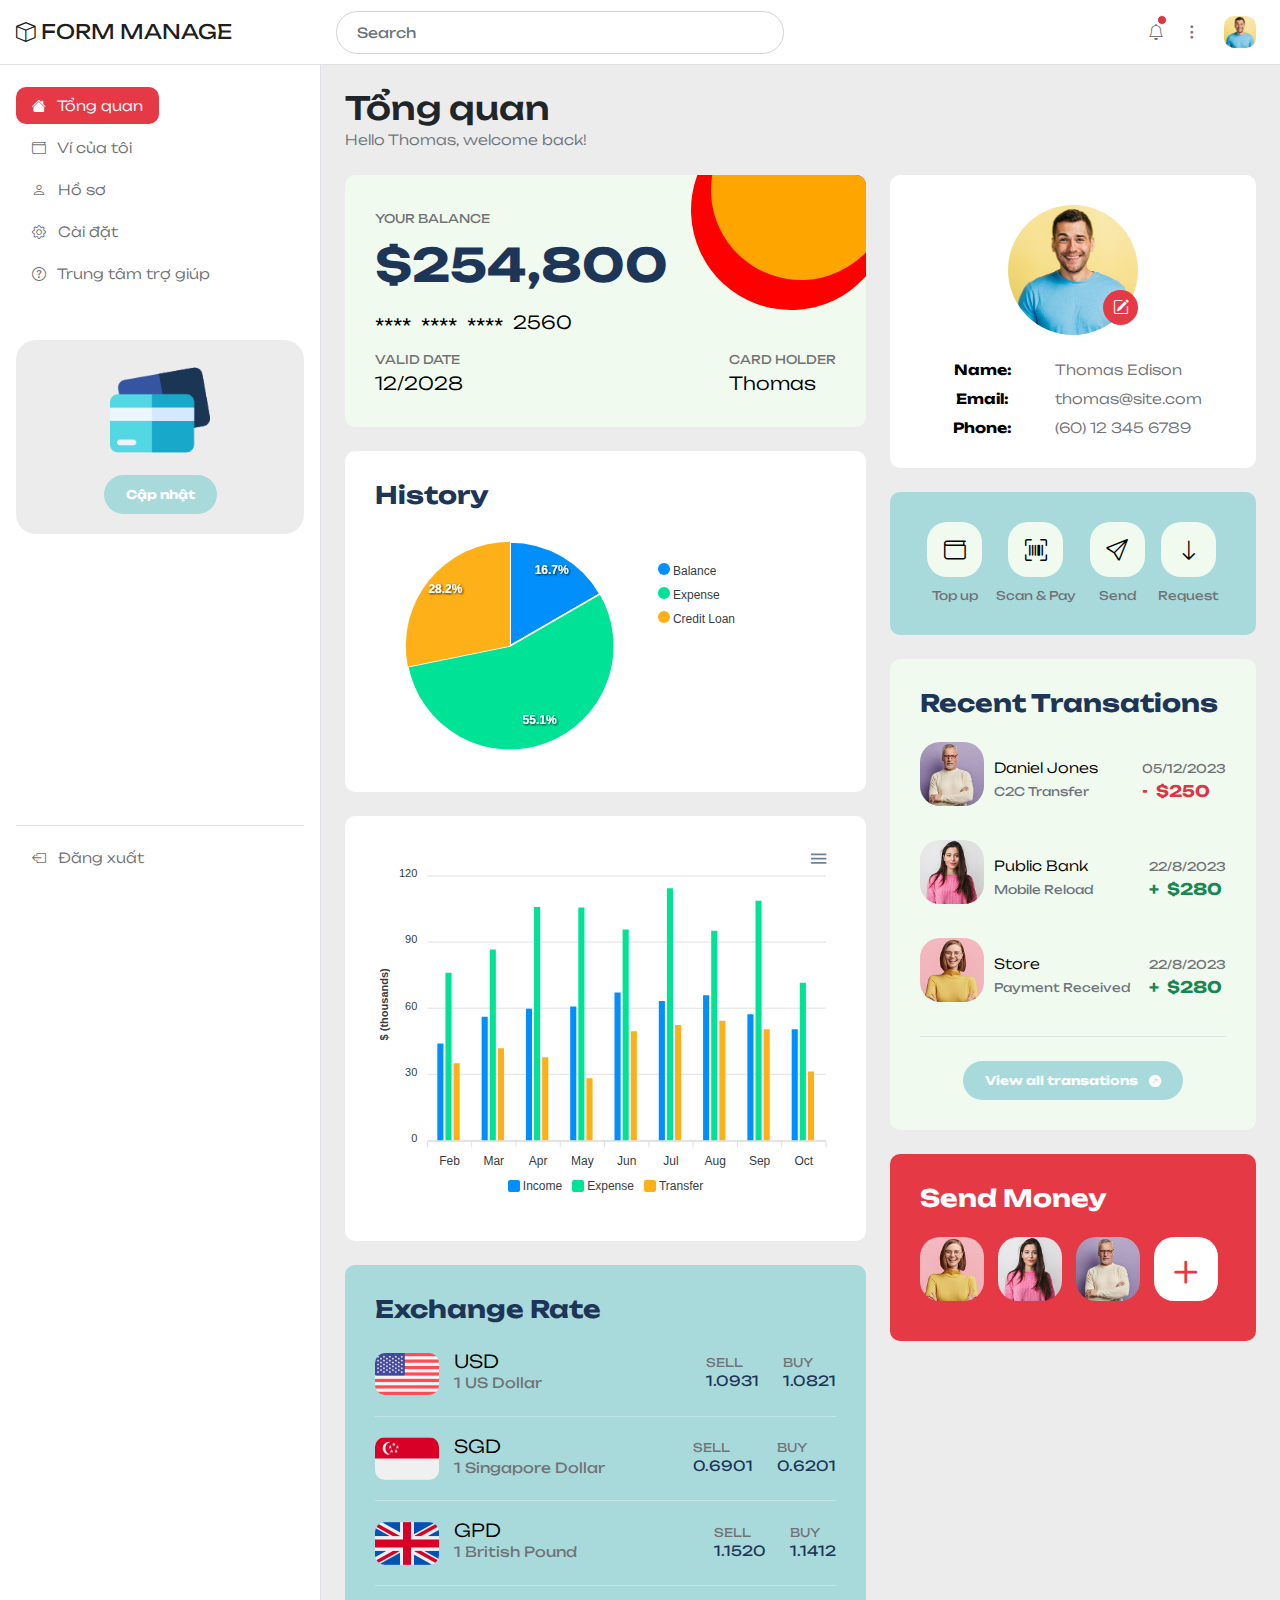
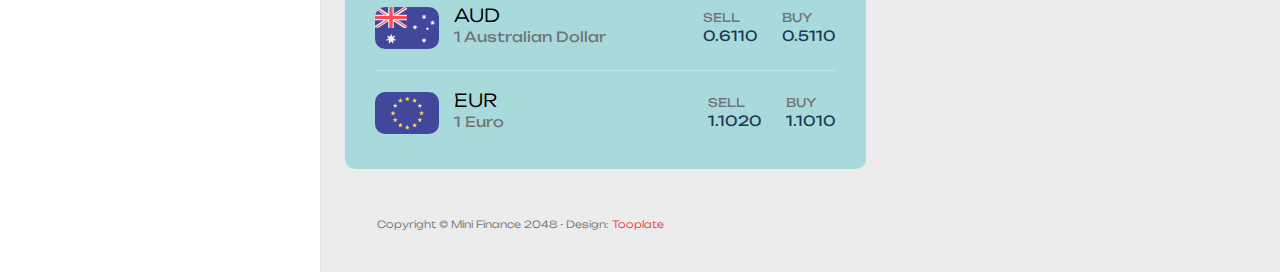
<file: Asm_ShopThuoc/src/main/webapp/template/web/admin/index.html>
<!doctype html>
<html lang="en">
    <head>
        <meta charset="utf-8">
        <meta name="viewport" content="width=device-width, initial-scale=1">

        <meta name="description" content="">
        <meta name="author" content="Tooplate">

        <title>Mini Finance Dashboard Template</title>

        <!-- CSS FILES -->      
        <link rel="preconnect" href="https://fonts.googleapis.com">
        
        <link rel="preconnect" href="https://fonts.gstatic.com" crossorigin>

        <link href="https://fonts.googleapis.com/css2?family=Unbounded:wght@300;400;700&display=swap" rel="stylesheet">

        <link href="css/bootstrap.min.css" rel="stylesheet">

        <link href="css/bootstrap-icons.css" rel="stylesheet">

        <link href="css/apexcharts.css" rel="stylesheet">

        <link href="css/tooplate-mini-finance.css" rel="stylesheet">
<!--

Tooplate 2135 Mini Finance

https://www.tooplate.com/view/2135-mini-finance

Bootstrap 5 Dashboard Admin Template

-->

    </head>
    
    <body>
        <header class="navbar sticky-top flex-md-nowrap">
            <div class="col-md-3 col-lg-3 me-0 px-3 fs-6">
                <a class="navbar-brand" href="index.html">
                    <i class="bi-box"></i>
                    FORM MANAGE
                </a>
            </div>

            <button class="navbar-toggler position-absolute d-md-none collapsed" type="button" data-bs-toggle="collapse" data-bs-target="#sidebarMenu" aria-controls="sidebarMenu" aria-expanded="false" aria-label="Toggle navigation">
                <span class="navbar-toggler-icon"></span>
            </button>

            <form class="custom-form header-form ms-lg-3 ms-md-3 me-lg-auto me-md-auto order-2 order-lg-0 order-md-0" action="#" method="get" role="form">
                <input class="form-control" name="search" type="text" placeholder="Search" aria-label="Search">
            </form>

            <div class="navbar-nav me-lg-2">
                <div class="nav-item text-nowrap d-flex align-items-center">
                    <div class="dropdown ps-3">
                        <a class="nav-link dropdown-toggle text-center" href="#" role="button" data-bs-toggle="dropdown" aria-expanded="false" id="navbarLightDropdownMenuLink">
                            <i class="bi-bell"></i>
                            <span class="position-absolute start-100 translate-middle p-1 bg-danger border border-light rounded-circle">
                                <span class="visually-hidden">New alerts</span>
                            </span>
                        </a>

                        <ul class="dropdown-menu dropdown-menu-lg-end notifications-block-wrap bg-white shadow" aria-labelledby="navbarLightDropdownMenuLink">
                            <small>Notifications</small>

                            <li class="notifications-block border-bottom pb-2 mb-2">
                                <a class="dropdown-item d-flex  align-items-center" href="#">
                                    <div class="notifications-icon-wrap bg-success">
                                        <i class="notifications-icon bi-check-circle-fill"></i>
                                    </div>

                                    <div>
                                        <span>Tài khoản của bạn đã được tạo thành công</span>

                                        <p>12 days ago</p>
                                    </div>
                                </a>
                            </li>

                            <li class="notifications-block border-bottom pb-2 mb-2">
                                <a class="dropdown-item d-flex align-items-center" href="#">
                                    <div class="notifications-icon-wrap bg-info">
                                        <i class="notifications-icon bi-folder"></i>
                                    </div>

                                    <div>
                                        <span>Hãy kiểm tra tài khoản</span>

                                        <p>10 days ago</p>
                                    </div>
                                </a>
                            </li>

                            <li class="notifications-block">
                                <a class="dropdown-item d-flex align-items-center" href="#">
                                    <div class="notifications-icon-wrap bg-danger">
                                        <i class="notifications-icon bi-question-circle"></i>
                                    </div>

                                    <div>
                                        <span>Xác minh tài khoản không thành công.</span>

                                        <p>1 hour ago</p>
                                    </div>
                                </a>
                            </li>
                        </ul>
                    </div>

                    <div class="dropdown ps-1">
                        <a class="nav-link dropdown-toggle text-center" href="#" role="button" data-bs-toggle="dropdown" aria-expanded="false">
                            <i class="bi-three-dots-vertical"></i>
                        </a>

                        <div class="dropdown-menu dropdown-menu-social bg-white shadow">
                            <div class="container">
                                <div class="row">
                                    <div class="col-lg-4 col-md-4 col-4">
                                        <a class="dropdown-item text-center" href="#">
                                            <img src="images/social/search.png" class="profile-image img-fluid" alt="">
                                            <span class="d-block">Google</span>
                                        </a>
                                    </div>

                                    <div class="col-lg-4 col-md-4 col-4">
                                        <a class="dropdown-item text-center" href="#">
                                            <img src="images/social/spotify.png" class="profile-image img-fluid" alt="">
                                            <span class="d-block">Spotify</span>
                                        </a>
                                    </div>

                                    <div class="col-lg-4 col-md-4 col-4">
                                        <a class="dropdown-item text-center" href="#">
                                            <img src="images/social/telegram.png" class="profile-image img-fluid" alt="">
                                            <span class="d-block">Telegram</span>
                                        </a>
                                    </div>

                                    <div class="col-lg-4 col-md-4 col-4">
                                        <a class="dropdown-item text-center" href="#">
                                            <img src="images/social/snapchat.png" class="profile-image img-fluid" alt="">
                                            <span class="d-block">Snapchat</span>
                                        </a>
                                    </div>

                                    <div class="col-lg-4 col-md-4 col-4">
                                        <a class="dropdown-item text-center" href="#">
                                            <img src="images/social/tiktok.png" class="profile-image img-fluid" alt="">
                                            <span class="d-block">Tiktok</span>
                                        </a>
                                    </div>

                                    <div class="col-lg-4 col-md-4 col-4">
                                        <a class="dropdown-item text-center" href="#">
                                            <img src="images/social/youtube.png" class="profile-image img-fluid" alt="">
                                            <span class="d-block">Youtube</span>
                                        </a>
                                    </div>
                                </div>
                            </div>
                        </div>
                    </div>

                    <div class="dropdown px-3">
                        <a class="nav-link dropdown-toggle" href="#" role="button" data-bs-toggle="dropdown" aria-expanded="false">
                            <img src="images/medium-shot-happy-man-smiling.jpg" class="profile-image img-fluid" alt="">
                        </a>
                        <ul class="dropdown-menu bg-white shadow">
                            <li>
                                <div class="dropdown-menu-profile-thumb d-flex">
                                    <img src="images/medium-shot-happy-man-smiling.jpg" class="profile-image img-fluid me-3" alt="">

                                    <div class="d-flex flex-column">
                                        <small>Thomas</small>
                                        <a href="#">thomas@site.com</a>
                                    </div>
                                </div>
                            </li>

                            <li>
                                <a class="dropdown-item" href="profile.html">
                                    <i class="bi-person me-2"></i>
                                    Hồ sơ
                                </a>
                            </li>

                            <li>
                                <a class="dropdown-item" href="setting.html">
                                    <i class="bi-gear me-2"></i>
                                    Cài đặt
                                </a>
                            </li>

                            <li>
                                <a class="dropdown-item" href="help-center.html">
                                    <i class="bi-question-circle me-2"></i>
                                    Giúp đỡ
                                </a>
                            </li>

                            <li class="border-top mt-3 pt-2 mx-4">
                                <a class="dropdown-item ms-0 me-0" href="#">
                                    <i class="bi-box-arrow-left me-2"></i>
                                    Đăng xuất
                                </a>
                            </li>
                        </ul>
                    </div>
                </div>
            </div>
        </header>

        <div class="container-fluid">
            <div class="row">
                <nav id="sidebarMenu" class="col-md-3 col-lg-3 d-md-block sidebar collapse">
                    <div class="position-sticky py-4 px-3 sidebar-sticky">
                        <ul class="nav flex-column h-100">
                            <li class="nav-item">
                                <a class="nav-link active" aria-current="page" href="index.html">
                                    <i class="bi-house-fill me-2"></i>
                                    Tổng quan
                                </a>
                            </li>

                            <li class="nav-item">
                                <a class="nav-link" href="wallet.html">
                                    <i class="bi-wallet me-2"></i>
                                    Ví của tôi
                                </a>
                            </li>

                            <li class="nav-item">
                                <a class="nav-link" href="profile.html">
                                    <i class="bi-person me-2"></i>
                                   Hồ sơ
                                </a>
                            </li>

                            <li class="nav-item">
                                <a class="nav-link" href="setting.html">
                                    <i class="bi-gear me-2"></i>
                                    Cài đặt
                                </a>
                            </li>

                            <li class="nav-item">
                                <a class="nav-link" href="help-center.html">
                                    <i class="bi-question-circle me-2"></i>
                                    Trung tâm trợ giúp
                                </a>
                            </li>

                            <li class="nav-item featured-box mt-lg-5 mt-4 mb-4">
                                <img src="images/credit-card.png" class="img-fluid" alt="">

                                <a class="btn custom-btn" href="#">Cập nhật</a>
                            </li>

                            <li class="nav-item border-top mt-auto pt-2">
                                <a class="nav-link" href="#">
                                    <i class="bi-box-arrow-left me-2"></i>
                                    Đăng xuất
                                </a>
                            </li>
                        </ul>
                    </div>
                </nav>

                <main class="main-wrapper col-md-9 ms-sm-auto py-4 col-lg-9 px-md-4 border-start">
                    <div class="title-group mb-3">
                        <h1 class="h2 mb-0">Tổng quan</h1>

                        <small class="text-muted">Hello Thomas, welcome back!</small>
                    </div>

                    <div class="row my-4">
                        <div class="col-lg-7 col-12">
                            <div class="custom-block custom-block-balance">
                                <small>Your Balance</small>

                                <h2 class="mt-2 mb-3">$254,800</h2>

                                <div class="custom-block-numbers d-flex align-items-center">
                                    <span>****</span>
                                    <span>****</span>
                                    <span>****</span>
                                    <p>2560</p>
                                </div>

                                <div class="d-flex">
                                    <div>
                                        <small>Valid Date</small>
                                        <p>12/2028</p>
                                    </div>

                                    <div class="ms-auto">
                                        <small>Card Holder</small>
                                        <p>Thomas</p>
                                    </div>
                                </div>
                            </div>

                            <div class="custom-block bg-white">
                                <h5 class="mb-4">History</h5>

                                <div id="pie-chart"></div>
                            </div>

                            <div class="custom-block bg-white">
                                <div id="chart"></div>
                            </div>

                            <div class="custom-block custom-block-exchange">
                                <h5 class="mb-4">Exchange Rate</h5>

                                <div class="d-flex align-items-center border-bottom pb-3 mb-3">
                                    <div class="d-flex align-items-center">
                                        <img src="images/flag/united-states.png" class="exchange-image img-fluid" alt="">

                                        <div>
                                            <p>USD</p>
                                            <h6>1 US Dollar</h6>
                                        </div>
                                    </div>

                                    <div class="ms-auto me-4">
                                        <small>Sell</small>
                                        <h6>1.0931</h6>
                                    </div>

                                    <div>
                                        <small>Buy</small>
                                        <h6>1.0821</h6>
                                    </div>
                                </div>

                                <div class="d-flex align-items-center border-bottom pb-3 mb-3">
                                    <div class="d-flex align-items-center">
                                        <img src="images/flag/singapore.png" class="exchange-image img-fluid" alt="">

                                        <div>
                                            <p>SGD</p>
                                            <h6>1 Singapore Dollar</h6>
                                        </div>
                                    </div>

                                    <div class="ms-auto me-4">
                                        <small>Sell</small>
                                        <h6>0.6901</h6>
                                    </div>

                                    <div>
                                        <small>Buy</small>
                                        <h6>0.6201</h6>
                                    </div>
                                </div>

                                <div class="d-flex align-items-center border-bottom pb-3 mb-3">
                                    <div class="d-flex align-items-center">
                                        <img src="images/flag/united-kingdom.png" class="exchange-image img-fluid" alt="">

                                        <div>
                                            <p>GPD</p>
                                            <h6>1 British Pound</h6>
                                        </div>
                                    </div>

                                    <div class="ms-auto me-4">
                                        <small>Sell</small>
                                        <h6>1.1520</h6>
                                    </div>

                                    <div>
                                        <small>Buy</small>
                                        <h6>1.1412</h6>
                                    </div>
                                </div>

                                <div class="d-flex align-items-center border-bottom pb-3 mb-3">
                                    <div class="d-flex align-items-center">
                                        <img src="images/flag/australia.png" class="exchange-image img-fluid" alt="">

                                        <div>
                                            <p>AUD</p>
                                            <h6>1 Australian Dollar</h6>
                                        </div>
                                    </div>

                                    <div class="ms-auto me-4">
                                        <small>Sell</small>
                                        <h6>0.6110</h6>
                                    </div>

                                    <div>
                                        <small>Buy</small>
                                        <h6>0.5110</h6>
                                    </div>
                                </div>

                                <div class="d-flex align-items-center">
                                    <div class="d-flex align-items-center">
                                        <img src="images/flag/european-union.png" class="exchange-image img-fluid" alt="">

                                        <div>
                                            <p>EUR</p>
                                            <h6>1 Euro</h6>
                                        </div>
                                    </div>

                                    <div class="ms-auto me-4">
                                        <small>Sell</small>
                                        <h6>1.1020</h6>
                                    </div>

                                    <div>
                                        <small>Buy</small>
                                        <h6>1.1010</h6>
                                    </div>
                                </div>
                            </div>
                        </div>

                        <div class="col-lg-5 col-12">
                            <div class="custom-block custom-block-profile-front custom-block-profile text-center bg-white">
                                <div class="custom-block-profile-image-wrap mb-4">
                                    <img src="images/medium-shot-happy-man-smiling.jpg" class="custom-block-profile-image img-fluid" alt="">

                                    <a href="setting.html" class="bi-pencil-square custom-block-edit-icon"></a>
                                </div>

                                <p class="d-flex flex-wrap mb-2">
                                    <strong>Name:</strong>

                                    <span>Thomas Edison</span>
                                </p>

                                <p class="d-flex flex-wrap mb-2">
                                    <strong>Email:</strong>
                                    
                                    <a href="#">
                                        thomas@site.com
                                    </a>
                                </p>

                                <p class="d-flex flex-wrap mb-0">
                                    <strong>Phone:</strong>

                                    <a href="#">
                                        (60) 12 345 6789
                                    </a>
                                </p>
                            </div>

                            <div class="custom-block custom-block-bottom d-flex flex-wrap">
                                <div class="custom-block-bottom-item">
                                    <a href="#" class="d-flex flex-column">
                                        <i class="custom-block-icon bi-wallet"></i>

                                        <small>Top up</small>
                                    </a>
                                </div>

                                <div class="custom-block-bottom-item">
                                    <a href="#" class="d-flex flex-column">
                                        <i class="custom-block-icon bi-upc-scan"></i>

                                        <small>Scan & Pay</small>
                                    </a>
                                </div>

                                <div class="custom-block-bottom-item">
                                    <a href="#" class="d-flex flex-column">
                                        <i class="custom-block-icon bi-send"></i>

                                        <small>Send</small>
                                    </a>
                                </div>

                                <div class="custom-block-bottom-item">
                                    <a href="#" class="d-flex flex-column">
                                        <i class="custom-block-icon bi-arrow-down"></i>

                                        <small>Request</small>
                                    </a>
                                </div>
                            </div>

                            <div class="custom-block custom-block-transations">
                                <h5 class="mb-4">Recent Transations</h5>

                                <div class="d-flex flex-wrap align-items-center mb-4">
                                    <div class="d-flex align-items-center">
                                        <img src="images/profile/senior-man-white-sweater-eyeglasses.jpg" class="profile-image img-fluid" alt="">

                                        <div>
                                            <p>
                                                <a href="transation-detail.html">Daniel Jones</a>
                                            </p>

                                            <small class="text-muted">C2C Transfer</small>
                                        </div>
                                    </div>

                                    <div class="ms-auto">
                                        <small>05/12/2023</small>
                                        <strong class="d-block text-danger"><span class="me-1">-</span> $250</strong>
                                    </div>
                                </div>

                                <div class="d-flex flex-wrap align-items-center mb-4">
                                    <div class="d-flex align-items-center">
                                        <img src="images/profile/young-beautiful-woman-pink-warm-sweater.jpg" class="profile-image img-fluid" alt="">

                                        <div>
                                            <p>
                                                <a href="transation-detail.html">Public Bank</a>
                                            </p>

                                            <small class="text-muted">Mobile Reload</small>
                                        </div>
                                    </div>

                                    <div class="ms-auto">
                                        <small>22/8/2023</small>
                                        <strong class="d-block text-success"><span class="me-1">+</span> $280</strong>
                                    </div>
                                </div>

                                <div class="d-flex flex-wrap align-items-center">
                                    <div class="d-flex align-items-center">
                                        <img src="images/profile/young-woman-with-round-glasses-yellow-sweater.jpg" class="profile-image img-fluid" alt="">

                                        <div>
                                            <p><a href="transation-detail.html">Store</a></p>

                                            <small class="text-muted">Payment Received</small>
                                        </div>
                                    </div>

                                    <div class="ms-auto">
                                        <small>22/8/2023</small>
                                        <strong class="d-block text-success"><span class="me-1">+</span> $280</strong>
                                    </div>
                                </div>

                                <div class="border-top pt-4 mt-4 text-center">
                                    <a class="btn custom-btn" href="wallet.html">
                                        View all transations
                                        <i class="bi-arrow-up-right-circle-fill ms-2"></i>
                                    </a>
                                </div>
                            </div>

                            <div class="custom-block primary-bg">
                                <h5 class="text-white mb-4">Send Money</h5>

                                <a href="#">
                                    <img src="images/profile/young-woman-with-round-glasses-yellow-sweater.jpg" class="profile-image img-fluid" alt="">
                                </a>

                                <a href="#">
                                    <img src="images/profile/young-beautiful-woman-pink-warm-sweater.jpg" class="profile-image img-fluid" alt="">
                                </a>

                                <a href="#">
                                    <img src="images/profile/senior-man-white-sweater-eyeglasses.jpg" class="profile-image img-fluid" alt="">
                                </a>

                                <div class="profile-rounded">
                                    <a href="#">
                                        <i class="profile-rounded-icon bi-plus"></i>
                                    </a>
                                </div>
                            </div>

                        </div>
                    </div>

                    <footer class="site-footer">
                        <div class="container">
                            <div class="row">
                                
                                <div class="col-lg-12 col-12">
                                    <p class="copyright-text">Copyright © Mini Finance 2048 
                                    - Design: <a rel="sponsored" href="https://www.tooplate.com" target="_blank">Tooplate</a></p>
                                </div>

                            </div>
                        </div>
                    </footer>
                </main>

            </div>
        </div>

        <!-- JAVASCRIPT FILES -->
        <script src="js/jquery.min.js"></script>
        <script src="js/bootstrap.bundle.min.js"></script>
        <script src="js/apexcharts.min.js"></script>
        <script src="js/custom.js"></script>

        <script type="text/javascript">
            var options = {
              series: [13, 43, 22],
              chart: {
              width: 380,
              type: 'pie',
            },
            labels: ['Balance', 'Expense', 'Credit Loan',],
            responsive: [{
              breakpoint: 480,
              options: {
                chart: {
                  width: 200
                },
                legend: {
                  position: 'bottom'
                }
              }
            }]
            };

            var chart = new ApexCharts(document.querySelector("#pie-chart"), options);
            chart.render();
        </script>

        <script type="text/javascript">
            var options = {
              series: [{
              name: 'Income',
              data: [44, 55, 57, 56, 61, 58, 63, 60, 66]
            }, {
              name: 'Expense',
              data: [76, 85, 101, 98, 87, 105, 91, 114, 94]
            }, {
              name: 'Transfer',
              data: [35, 41, 36, 26, 45, 48, 52, 53, 41]
            }],
              chart: {
              type: 'bar',
              height: 350
            },
            plotOptions: {
              bar: {
                horizontal: false,
                columnWidth: '55%',
                endingShape: 'rounded'
              },
            },
            dataLabels: {
              enabled: false
            },
            stroke: {
              show: true,
              width: 2,
              colors: ['transparent']
            },
            xaxis: {
              categories: ['Feb', 'Mar', 'Apr', 'May', 'Jun', 'Jul', 'Aug', 'Sep', 'Oct'],
            },
            yaxis: {
              title: {
                text: '$ (thousands)'
              }
            },
            fill: {
              opacity: 1
            },
            tooltip: {
              y: {
                formatter: function (val) {
                  return "$ " + val + " thousands"
                }
              }
            }
            };

            var chart = new ApexCharts(document.querySelector("#chart"), options);
            chart.render();
        </script>

    </body>
</html>
</file>
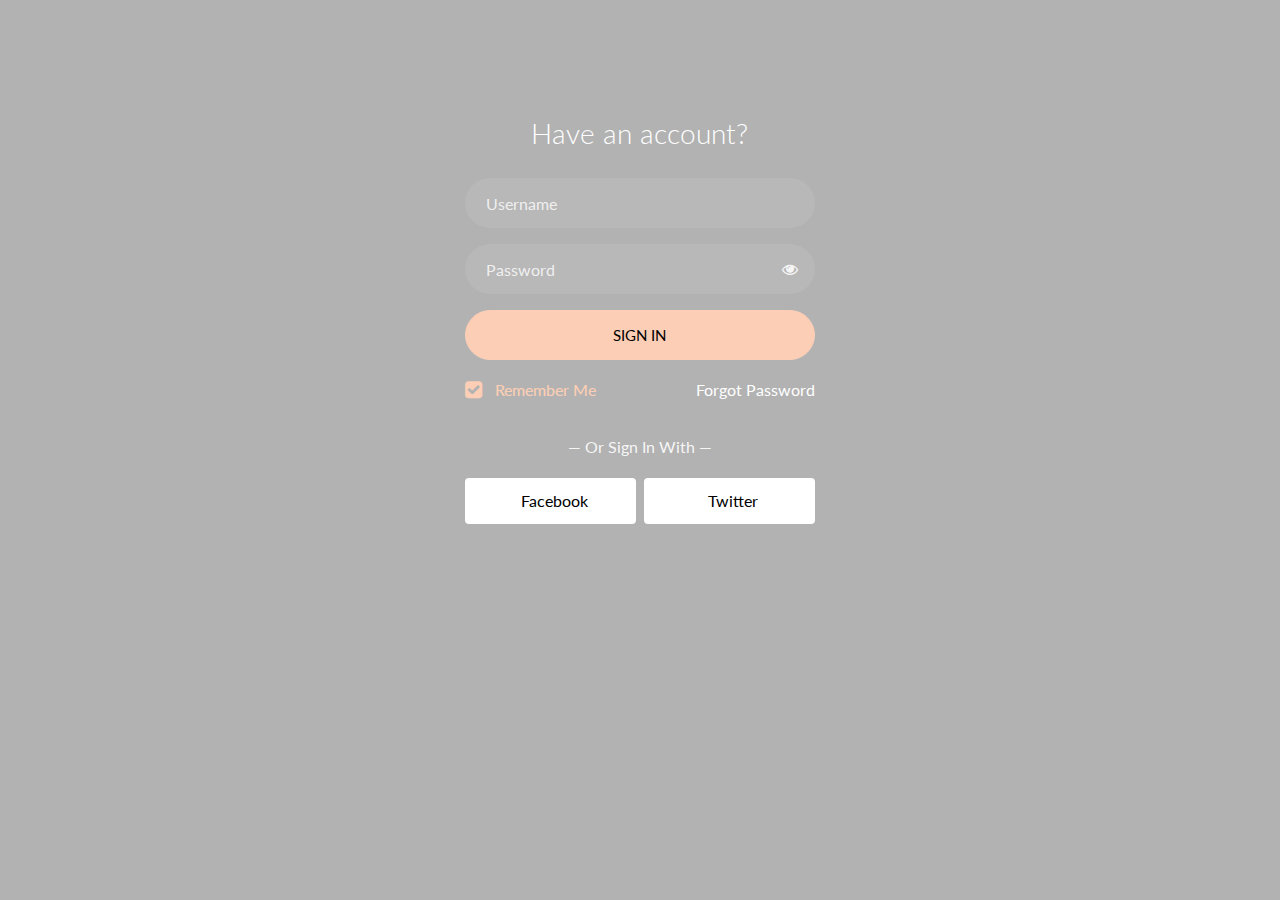
<file: NhapASM_ShopThuoc/src/main/webapp/template/web/login-form-20/login-form-20/index.html>
<!doctype html>
<html lang="en">
  <head>
  	<title>Login 10</title>
    <meta charset="utf-8">
    <meta name="viewport" content="width=device-width, initial-scale=1, shrink-to-fit=no">

	<link href="https://fonts.googleapis.com/css?family=Lato:300,400,700&display=swap" rel="stylesheet">

	<link rel="stylesheet" href="https://stackpath.bootstrapcdn.com/font-awesome/4.7.0/css/font-awesome.min.css">
	
	<link rel="stylesheet" href="css/style.css">

	</head>
	<body class="img js-fullheight" style="background-image: url(https://nhathuoclongchau.com.vn/estore-images/home/heath/heath-check.png);">
	<section class="ftco-section">
		<div class="container">
			<div class="row justify-content-center">
			
			</div>
			<div class="row justify-content-center">
				<div class="col-md-6 col-lg-4">
					<div class="login-wrap p-0">
		      	<h3 class="mb-4 text-center">Have an account?</h3>
		      	<form action="#" class="signin-form">
		      		<div class="form-group">
		      			<input type="text" class="form-control" placeholder="Username" required>
		      		</div>
	            <div class="form-group">
	              <input id="password-field" type="password" class="form-control" placeholder="Password" required>
	              <span toggle="#password-field" class="fa fa-fw fa-eye field-icon toggle-password"></span>
	            </div>
	            <div class="form-group">
	            	<button type="submit" class="form-control btn btn-primary submit px-3">Sign In</button>
	            </div>
	            <div class="form-group d-md-flex">
	            	<div class="w-50">
		            	<label class="checkbox-wrap checkbox-primary">Remember Me
									  <input type="checkbox" checked>
									  <span class="checkmark"></span>
									</label>
								</div>
								<div class="w-50 text-md-right">
									<a href="#" style="color: #fff">Forgot Password</a>
								</div>
	            </div>
	          </form>
	          <p class="w-100 text-center">&mdash; Or Sign In With &mdash;</p>
	          <div class="social d-flex text-center">
	          	<a href="#" class="px-2 py-2 mr-md-1 rounded"><span class="ion-logo-facebook mr-2"></span> Facebook</a>
	          	<a href="#" class="px-2 py-2 ml-md-1 rounded"><span class="ion-logo-twitter mr-2"></span> Twitter</a>
	          </div>
		      </div>
				</div>
			</div>
		</div>
	</section>

	<script src="js/jquery.min.js"></script>
  <script src="js/popper.js"></script>
  <script src="js/bootstrap.min.js"></script>
  <script src="js/main.js"></script>

	</body>
</html>
</file>
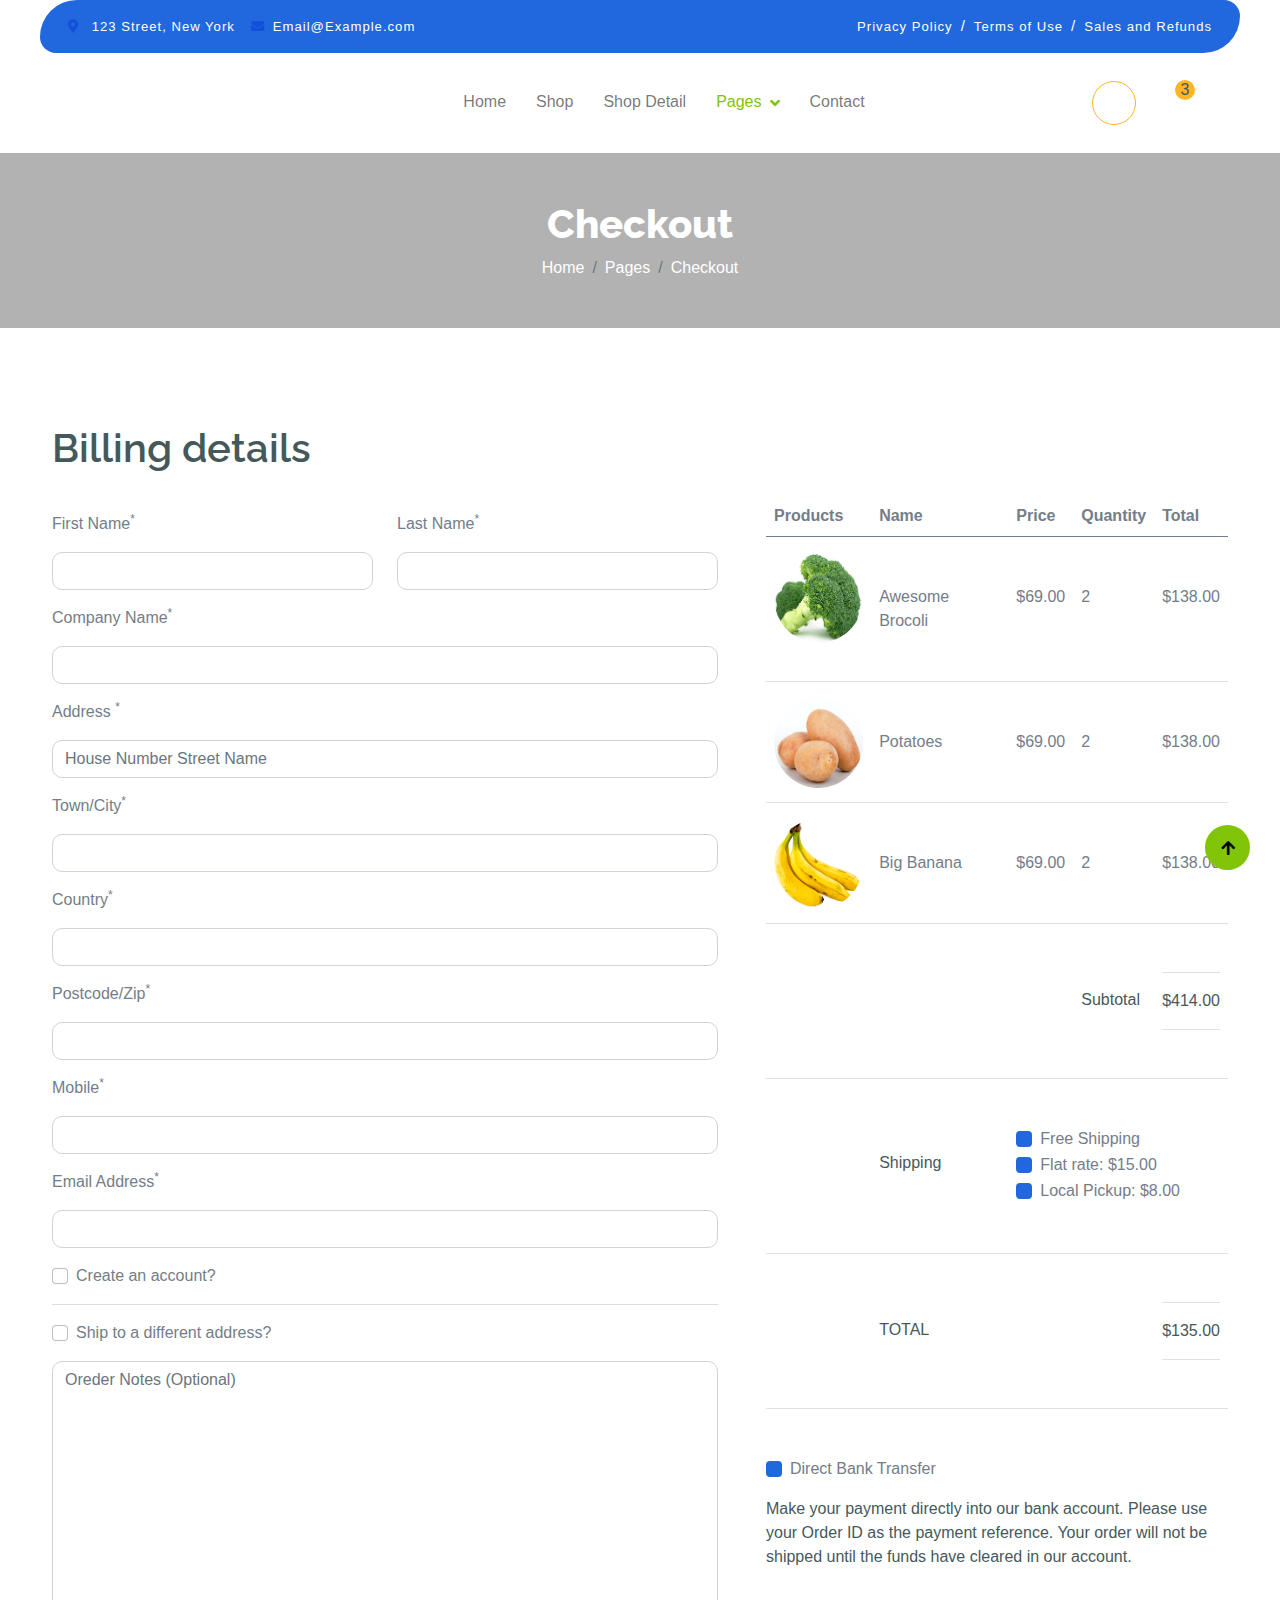
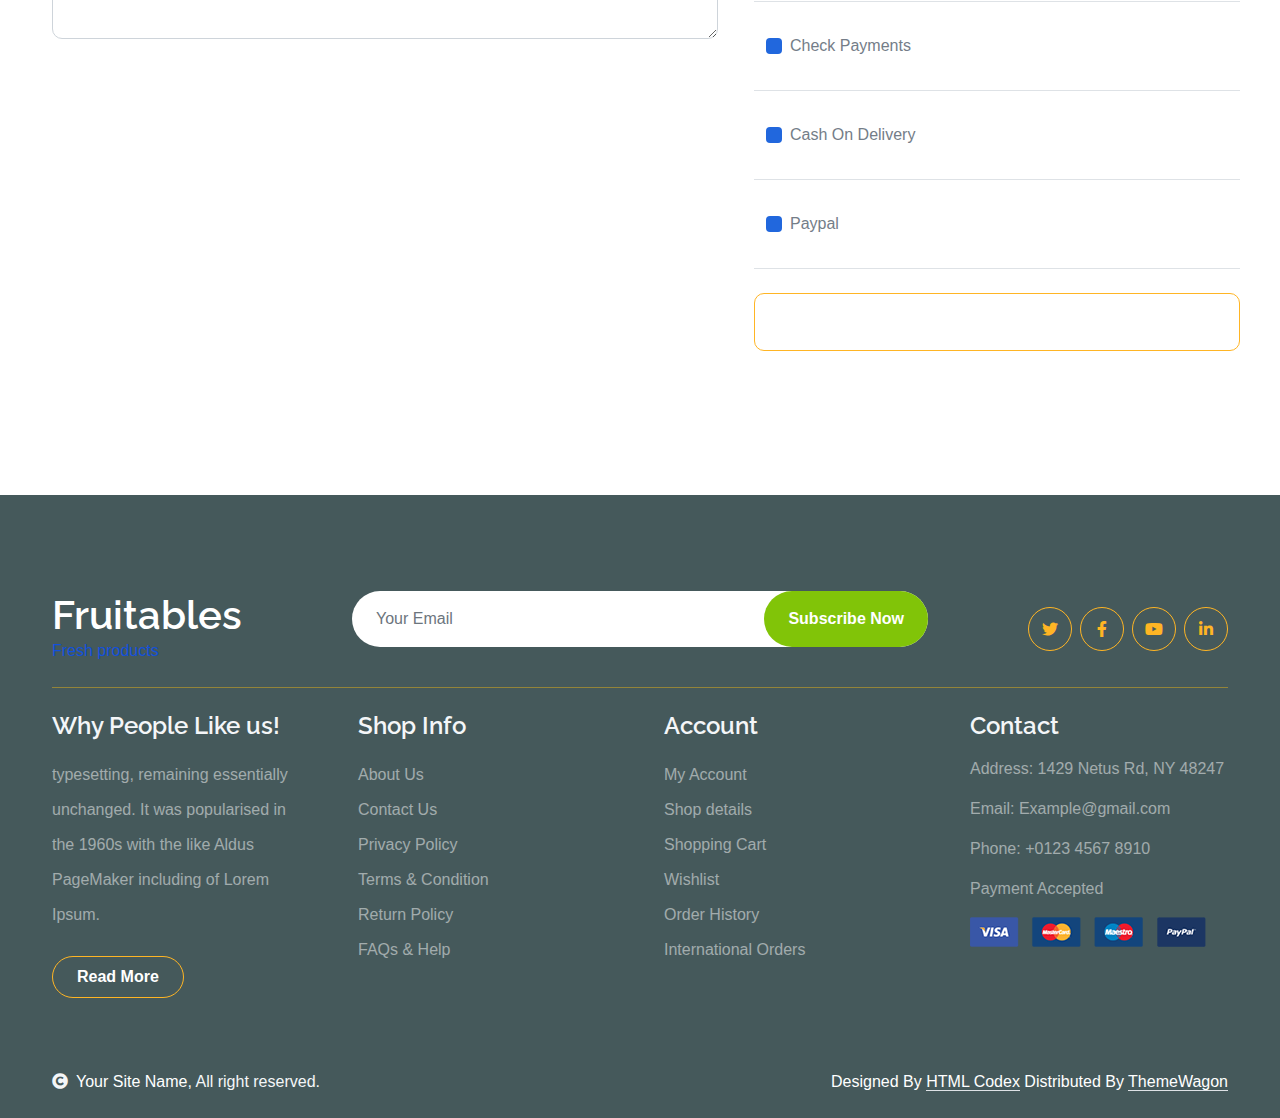
<file: Asm_ShopThuoc/src/main/webapp/template/web/chackout.html>
<!DOCTYPE html>
<html lang="en">

    <head>
        <meta charset="utf-8">
        <title>Fruitables - Vegetable Website Template</title>
        <meta content="width=device-width, initial-scale=1.0" name="viewport">
        <meta content="" name="keywords">
        <meta content="" name="description">

        <!-- Google Web Fonts -->
        <link rel="preconnect" href="https://fonts.googleapis.com">
        <link rel="preconnect" href="https://fonts.gstatic.com" crossorigin>
        <link href="https://fonts.googleapis.com/css2?family=Open+Sans:wght@400;600&family=Raleway:wght@600;800&display=swap" rel="stylesheet"> 

        <!-- Icon Font Stylesheet -->
        <link rel="stylesheet" href="https://use.fontawesome.com/releases/v5.15.4/css/all.css"/>
        <link href="https://cdn.jsdelivr.net/npm/bootstrap-icons@1.4.1/font/bootstrap-icons.css" rel="stylesheet">

        <!-- Libraries Stylesheet -->
        <link href="lib/lightbox/css/lightbox.min.css" rel="stylesheet">
        <link href="lib/owlcarousel/assets/owl.carousel.min.css" rel="stylesheet">


        <!-- Customized Bootstrap Stylesheet -->
        <link href="css/bootstrap.min.css" rel="stylesheet">

        <!-- Template Stylesheet -->
        <link href="css/style.css" rel="stylesheet">
    </head>

    <body>

        <!-- Spinner Start -->
        <div id="spinner" class="show w-100 vh-100 bg-white position-fixed translate-middle top-50 start-50  d-flex align-items-center justify-content-center">
            <div class="spinner-grow text-primary" role="status"></div>
        </div>
        <!-- Spinner End -->


        <!-- Navbar start -->
        <div class="container-fluid fixed-top">
            <div class="container topbar bg-primary d-none d-lg-block">
                <div class="d-flex justify-content-between">
                    <div class="top-info ps-2">
                        <small class="me-3"><i class="fas fa-map-marker-alt me-2 text-secondary"></i> <a href="#" class="text-white">123 Street, New York</a></small>
                        <small class="me-3"><i class="fas fa-envelope me-2 text-secondary"></i><a href="#" class="text-white">Email@Example.com</a></small>
                    </div>
                    <div class="top-link pe-2">
                        <a href="#" class="text-white"><small class="text-white mx-2">Privacy Policy</small>/</a>
                        <a href="#" class="text-white"><small class="text-white mx-2">Terms of Use</small>/</a>
                        <a href="#" class="text-white"><small class="text-white ms-2">Sales and Refunds</small></a>
                    </div>
                </div>
            </div>
            <div class="container px-0">
                <nav class="navbar navbar-light bg-white navbar-expand-xl">
                    <a href="index.html" class="navbar-brand"><h1 class="text-primary display-6">Fruitables</h1></a>
                    <button class="navbar-toggler py-2 px-3" type="button" data-bs-toggle="collapse" data-bs-target="#navbarCollapse">
                        <span class="fa fa-bars text-primary"></span>
                    </button>
                    <div class="collapse navbar-collapse bg-white" id="navbarCollapse">
                        <div class="navbar-nav mx-auto">
                            <a href="index.html" class="nav-item nav-link">Home</a>
                            <a href="shop.html" class="nav-item nav-link">Shop</a>
                            <a href="shop-detail.html" class="nav-item nav-link">Shop Detail</a>
                            <div class="nav-item dropdown">
                                <a href="#" class="nav-link dropdown-toggle active" data-bs-toggle="dropdown">Pages</a>
                                <div class="dropdown-menu m-0 bg-secondary rounded-0">
                                    <a href="cart.html" class="dropdown-item">Cart</a>
                                    <a href="chackout.html" class="dropdown-item active">Chackout</a>
                                    <a href="testimonial.html" class="dropdown-item">Testimonial</a>
                                    <a href="404.html" class="dropdown-item">404 Page</a>
                                </div>
                            </div>
                            <a href="contact.html" class="nav-item nav-link">Contact</a>
                        </div>
                        <div class="d-flex m-3 me-0">
                            <button class="btn-search btn border border-secondary btn-md-square rounded-circle bg-white me-4" data-bs-toggle="modal" data-bs-target="#searchModal"><i class="fas fa-search text-primary"></i></button>
                            <a href="#" class="position-relative me-4 my-auto">
                                <i class="fa fa-shopping-bag fa-2x"></i>
                                <span class="position-absolute bg-secondary rounded-circle d-flex align-items-center justify-content-center text-dark px-1" style="top: -5px; left: 15px; height: 20px; min-width: 20px;">3</span>
                            </a>
                            <a href="#" class="my-auto">
                                <i class="fas fa-user fa-2x"></i>
                            </a>
                        </div>
                    </div>
                </nav>
            </div>
        </div>
        <!-- Navbar End -->


        <!-- Modal Search Start -->
        <div class="modal fade" id="searchModal" tabindex="-1" aria-labelledby="exampleModalLabel" aria-hidden="true">
            <div class="modal-dialog modal-fullscreen">
                <div class="modal-content rounded-0">
                    <div class="modal-header">
                        <h5 class="modal-title" id="exampleModalLabel">Search by keyword</h5>
                        <button type="button" class="btn-close" data-bs-dismiss="modal" aria-label="Close"></button>
                    </div>
                    <div class="modal-body d-flex align-items-center">
                        <div class="input-group w-75 mx-auto d-flex">
                            <input type="search" class="form-control p-3" placeholder="keywords" aria-describedby="search-icon-1">
                            <span id="search-icon-1" class="input-group-text p-3"><i class="fa fa-search"></i></span>
                        </div>
                    </div>
                </div>
            </div>
        </div>
        <!-- Modal Search End -->


        <!-- Single Page Header start -->
        <div class="container-fluid page-header py-5">
            <h1 class="text-center text-white display-6">Checkout</h1>
            <ol class="breadcrumb justify-content-center mb-0">
                <li class="breadcrumb-item"><a href="#">Home</a></li>
                <li class="breadcrumb-item"><a href="#">Pages</a></li>
                <li class="breadcrumb-item active text-white">Checkout</li>
            </ol>
        </div>
        <!-- Single Page Header End -->


        <!-- Checkout Page Start -->
        <div class="container-fluid py-5">
            <div class="container py-5">
                <h1 class="mb-4">Billing details</h1>
                <form action="#">
                    <div class="row g-5">
                        <div class="col-md-12 col-lg-6 col-xl-7">
                            <div class="row">
                                <div class="col-md-12 col-lg-6">
                                    <div class="form-item w-100">
                                        <label class="form-label my-3">First Name<sup>*</sup></label>
                                        <input type="text" class="form-control">
                                    </div>
                                </div>
                                <div class="col-md-12 col-lg-6">
                                    <div class="form-item w-100">
                                        <label class="form-label my-3">Last Name<sup>*</sup></label>
                                        <input type="text" class="form-control">
                                    </div>
                                </div>
                            </div>
                            <div class="form-item">
                                <label class="form-label my-3">Company Name<sup>*</sup></label>
                                <input type="text" class="form-control">
                            </div>
                            <div class="form-item">
                                <label class="form-label my-3">Address <sup>*</sup></label>
                                <input type="text" class="form-control" placeholder="House Number Street Name">
                            </div>
                            <div class="form-item">
                                <label class="form-label my-3">Town/City<sup>*</sup></label>
                                <input type="text" class="form-control">
                            </div>
                            <div class="form-item">
                                <label class="form-label my-3">Country<sup>*</sup></label>
                                <input type="text" class="form-control">
                            </div>
                            <div class="form-item">
                                <label class="form-label my-3">Postcode/Zip<sup>*</sup></label>
                                <input type="text" class="form-control">
                            </div>
                            <div class="form-item">
                                <label class="form-label my-3">Mobile<sup>*</sup></label>
                                <input type="tel" class="form-control">
                            </div>
                            <div class="form-item">
                                <label class="form-label my-3">Email Address<sup>*</sup></label>
                                <input type="email" class="form-control">
                            </div>
                            <div class="form-check my-3">
                                <input type="checkbox" class="form-check-input" id="Account-1" name="Accounts" value="Accounts">
                                <label class="form-check-label" for="Account-1">Create an account?</label>
                            </div>
                            <hr>
                            <div class="form-check my-3">
                                <input class="form-check-input" type="checkbox" id="Address-1" name="Address" value="Address">
                                <label class="form-check-label" for="Address-1">Ship to a different address?</label>
                            </div>
                            <div class="form-item">
                                <textarea name="text" class="form-control" spellcheck="false" cols="30" rows="11" placeholder="Oreder Notes (Optional)"></textarea>
                            </div>
                        </div>
                        <div class="col-md-12 col-lg-6 col-xl-5">
                            <div class="table-responsive">
                                <table class="table">
                                    <thead>
                                        <tr>
                                            <th scope="col">Products</th>
                                            <th scope="col">Name</th>
                                            <th scope="col">Price</th>
                                            <th scope="col">Quantity</th>
                                            <th scope="col">Total</th>
                                        </tr>
                                    </thead>
                                    <tbody>
                                        <tr>
                                            <th scope="row">
                                                <div class="d-flex align-items-center mt-2">
                                                    <img src="img/vegetable-item-2.jpg" class="img-fluid rounded-circle" style="width: 90px; height: 90px;" alt="">
                                                </div>
                                            </th>
                                            <td class="py-5">Awesome Brocoli</td>
                                            <td class="py-5">$69.00</td>
                                            <td class="py-5">2</td>
                                            <td class="py-5">$138.00</td>
                                        </tr>
                                        <tr>
                                            <th scope="row">
                                                <div class="d-flex align-items-center mt-2">
                                                    <img src="img/vegetable-item-5.jpg" class="img-fluid rounded-circle" style="width: 90px; height: 90px;" alt="">
                                                </div>
                                            </th>
                                            <td class="py-5">Potatoes</td>
                                            <td class="py-5">$69.00</td>
                                            <td class="py-5">2</td>
                                            <td class="py-5">$138.00</td>
                                        </tr>
                                        <tr>
                                            <th scope="row">
                                                <div class="d-flex align-items-center mt-2">
                                                    <img src="img/vegetable-item-3.png" class="img-fluid rounded-circle" style="width: 90px; height: 90px;" alt="">
                                                </div>
                                            </th>
                                            <td class="py-5">Big Banana</td>
                                            <td class="py-5">$69.00</td>
                                            <td class="py-5">2</td>
                                            <td class="py-5">$138.00</td>
                                        </tr>
                                        <tr>
                                            <th scope="row">
                                            </th>
                                            <td class="py-5"></td>
                                            <td class="py-5"></td>
                                            <td class="py-5">
                                                <p class="mb-0 text-dark py-3">Subtotal</p>
                                            </td>
                                            <td class="py-5">
                                                <div class="py-3 border-bottom border-top">
                                                    <p class="mb-0 text-dark">$414.00</p>
                                                </div>
                                            </td>
                                        </tr>
                                        <tr>
                                            <th scope="row">
                                            </th>
                                            <td class="py-5">
                                                <p class="mb-0 text-dark py-4">Shipping</p>
                                            </td>
                                            <td colspan="3" class="py-5">
                                                <div class="form-check text-start">
                                                    <input type="checkbox" class="form-check-input bg-primary border-0" id="Shipping-1" name="Shipping-1" value="Shipping">
                                                    <label class="form-check-label" for="Shipping-1">Free Shipping</label>
                                                </div>
                                                <div class="form-check text-start">
                                                    <input type="checkbox" class="form-check-input bg-primary border-0" id="Shipping-2" name="Shipping-1" value="Shipping">
                                                    <label class="form-check-label" for="Shipping-2">Flat rate: $15.00</label>
                                                </div>
                                                <div class="form-check text-start">
                                                    <input type="checkbox" class="form-check-input bg-primary border-0" id="Shipping-3" name="Shipping-1" value="Shipping">
                                                    <label class="form-check-label" for="Shipping-3">Local Pickup: $8.00</label>
                                                </div>
                                            </td>
                                        </tr>
                                        <tr>
                                            <th scope="row">
                                            </th>
                                            <td class="py-5">
                                                <p class="mb-0 text-dark text-uppercase py-3">TOTAL</p>
                                            </td>
                                            <td class="py-5"></td>
                                            <td class="py-5"></td>
                                            <td class="py-5">
                                                <div class="py-3 border-bottom border-top">
                                                    <p class="mb-0 text-dark">$135.00</p>
                                                </div>
                                            </td>
                                        </tr>
                                    </tbody>
                                </table>
                            </div>
                            <div class="row g-4 text-center align-items-center justify-content-center border-bottom py-3">
                                <div class="col-12">
                                    <div class="form-check text-start my-3">
                                        <input type="checkbox" class="form-check-input bg-primary border-0" id="Transfer-1" name="Transfer" value="Transfer">
                                        <label class="form-check-label" for="Transfer-1">Direct Bank Transfer</label>
                                    </div>
                                    <p class="text-start text-dark">Make your payment directly into our bank account. Please use your Order ID as the payment reference. Your order will not be shipped until the funds have cleared in our account.</p>
                                </div>
                            </div>
                            <div class="row g-4 text-center align-items-center justify-content-center border-bottom py-3">
                                <div class="col-12">
                                    <div class="form-check text-start my-3">
                                        <input type="checkbox" class="form-check-input bg-primary border-0" id="Payments-1" name="Payments" value="Payments">
                                        <label class="form-check-label" for="Payments-1">Check Payments</label>
                                    </div>
                                </div>
                            </div>
                            <div class="row g-4 text-center align-items-center justify-content-center border-bottom py-3">
                                <div class="col-12">
                                    <div class="form-check text-start my-3">
                                        <input type="checkbox" class="form-check-input bg-primary border-0" id="Delivery-1" name="Delivery" value="Delivery">
                                        <label class="form-check-label" for="Delivery-1">Cash On Delivery</label>
                                    </div>
                                </div>
                            </div>
                            <div class="row g-4 text-center align-items-center justify-content-center border-bottom py-3">
                                <div class="col-12">
                                    <div class="form-check text-start my-3">
                                        <input type="checkbox" class="form-check-input bg-primary border-0" id="Paypal-1" name="Paypal" value="Paypal">
                                        <label class="form-check-label" for="Paypal-1">Paypal</label>
                                    </div>
                                </div>
                            </div>
                            <div class="row g-4 text-center align-items-center justify-content-center pt-4">
                                <button type="button" class="btn border-secondary py-3 px-4 text-uppercase w-100 text-primary">Place Order</button>
                            </div>
                        </div>
                    </div>
                </form>
            </div>
        </div>
        <!-- Checkout Page End -->


        <!-- Footer Start -->
        <div class="container-fluid bg-dark text-white-50 footer pt-5 mt-5">
            <div class="container py-5">
                <div class="pb-4 mb-4" style="border-bottom: 1px solid rgba(226, 175, 24, 0.5) ;">
                    <div class="row g-4">
                        <div class="col-lg-3">
                            <a href="#">
                                <h1 class="text-primary mb-0">Fruitables</h1>
                                <p class="text-secondary mb-0">Fresh products</p>
                            </a>
                        </div>
                        <div class="col-lg-6">
                            <div class="position-relative mx-auto">
                                <input class="form-control border-0 w-100 py-3 px-4 rounded-pill" type="number" placeholder="Your Email">
                                <button type="submit" class="btn btn-primary border-0 border-secondary py-3 px-4 position-absolute rounded-pill text-white" style="top: 0; right: 0;">Subscribe Now</button>
                            </div>
                        </div>
                        <div class="col-lg-3">
                            <div class="d-flex justify-content-end pt-3">
                                <a class="btn  btn-outline-secondary me-2 btn-md-square rounded-circle" href=""><i class="fab fa-twitter"></i></a>
                                <a class="btn btn-outline-secondary me-2 btn-md-square rounded-circle" href=""><i class="fab fa-facebook-f"></i></a>
                                <a class="btn btn-outline-secondary me-2 btn-md-square rounded-circle" href=""><i class="fab fa-youtube"></i></a>
                                <a class="btn btn-outline-secondary btn-md-square rounded-circle" href=""><i class="fab fa-linkedin-in"></i></a>
                            </div>
                        </div>
                    </div>
                </div>
                <div class="row g-5">
                    <div class="col-lg-3 col-md-6">
                        <div class="footer-item">
                            <h4 class="text-light mb-3">Why People Like us!</h4>
                            <p class="mb-4">typesetting, remaining essentially unchanged. It was 
                                popularised in the 1960s with the like Aldus PageMaker including of Lorem Ipsum.</p>
                            <a href="" class="btn border-secondary py-2 px-4 rounded-pill text-primary">Read More</a>
                        </div>
                    </div>
                    <div class="col-lg-3 col-md-6">
                        <div class="d-flex flex-column text-start footer-item">
                            <h4 class="text-light mb-3">Shop Info</h4>
                            <a class="btn-link" href="">About Us</a>
                            <a class="btn-link" href="">Contact Us</a>
                            <a class="btn-link" href="">Privacy Policy</a>
                            <a class="btn-link" href="">Terms & Condition</a>
                            <a class="btn-link" href="">Return Policy</a>
                            <a class="btn-link" href="">FAQs & Help</a>
                        </div>
                    </div>
                    <div class="col-lg-3 col-md-6">
                        <div class="d-flex flex-column text-start footer-item">
                            <h4 class="text-light mb-3">Account</h4>
                            <a class="btn-link" href="">My Account</a>
                            <a class="btn-link" href="">Shop details</a>
                            <a class="btn-link" href="">Shopping Cart</a>
                            <a class="btn-link" href="">Wishlist</a>
                            <a class="btn-link" href="">Order History</a>
                            <a class="btn-link" href="">International Orders</a>
                        </div>
                    </div>
                    <div class="col-lg-3 col-md-6">
                        <div class="footer-item">
                            <h4 class="text-light mb-3">Contact</h4>
                            <p>Address: 1429 Netus Rd, NY 48247</p>
                            <p>Email: Example@gmail.com</p>
                            <p>Phone: +0123 4567 8910</p>
                            <p>Payment Accepted</p>
                            <img src="img/payment.png" class="img-fluid" alt="">
                        </div>
                    </div>
                </div>
            </div>
        </div>
        <!-- Footer End -->

        <!-- Copyright Start -->
        <div class="container-fluid copyright bg-dark py-4">
            <div class="container">
                <div class="row">
                    <div class="col-md-6 text-center text-md-start mb-3 mb-md-0">
                        <span class="text-light"><a href="#"><i class="fas fa-copyright text-light me-2"></i>Your Site Name</a>, All right reserved.</span>
                    </div>
                    <div class="col-md-6 my-auto text-center text-md-end text-white">
                        <!--/*** This template is free as long as you keep the below author’s credit link/attribution link/backlink. ***/-->
                        <!--/*** If you'd like to use the template without the below author’s credit link/attribution link/backlink, ***/-->
                        <!--/*** you can purchase the Credit Removal License from "https://htmlcodex.com/credit-removal". ***/-->
                        Designed By <a class="border-bottom" href="https://htmlcodex.com">HTML Codex</a> Distributed By <a class="border-bottom" href="https://themewagon.com">ThemeWagon</a>
                    </div>
                </div>
            </div>
        </div>
        <!-- Copyright End -->



        <!-- Back to Top -->
        <a href="#" class="btn btn-primary border-3 border-primary rounded-circle back-to-top"><i class="fa fa-arrow-up"></i></a>   

        
    <!-- JavaScript Libraries -->
    <script src="https://ajax.googleapis.com/ajax/libs/jquery/3.6.4/jquery.min.js"></script>
    <script src="https://cdn.jsdelivr.net/npm/bootstrap@5.0.0/dist/js/bootstrap.bundle.min.js"></script>
    <script src="lib/easing/easing.min.js"></script>
    <script src="lib/waypoints/waypoints.min.js"></script>
    <script src="lib/lightbox/js/lightbox.min.js"></script>
    <script src="lib/owlcarousel/owl.carousel.min.js"></script>

    <!-- Template Javascript -->
    <script src="js/main.js"></script>
    </body>

</html>
</file>
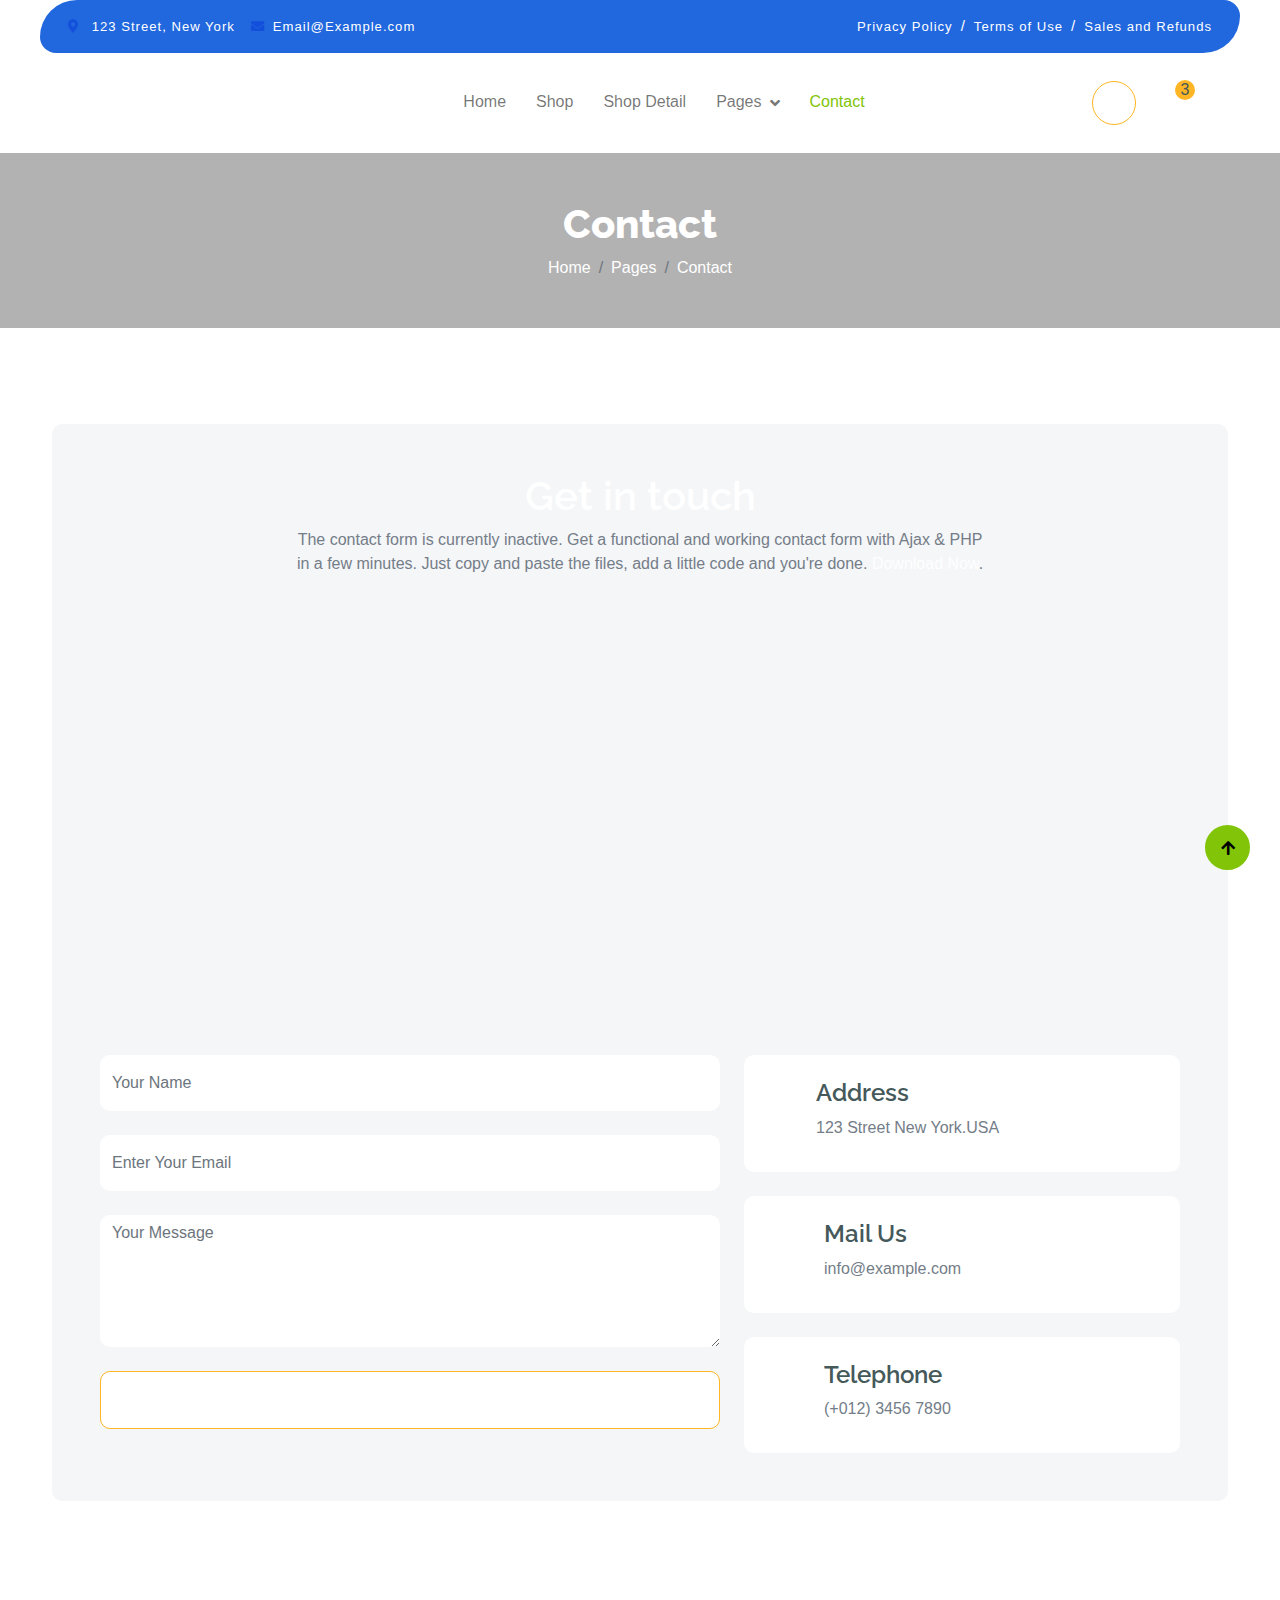
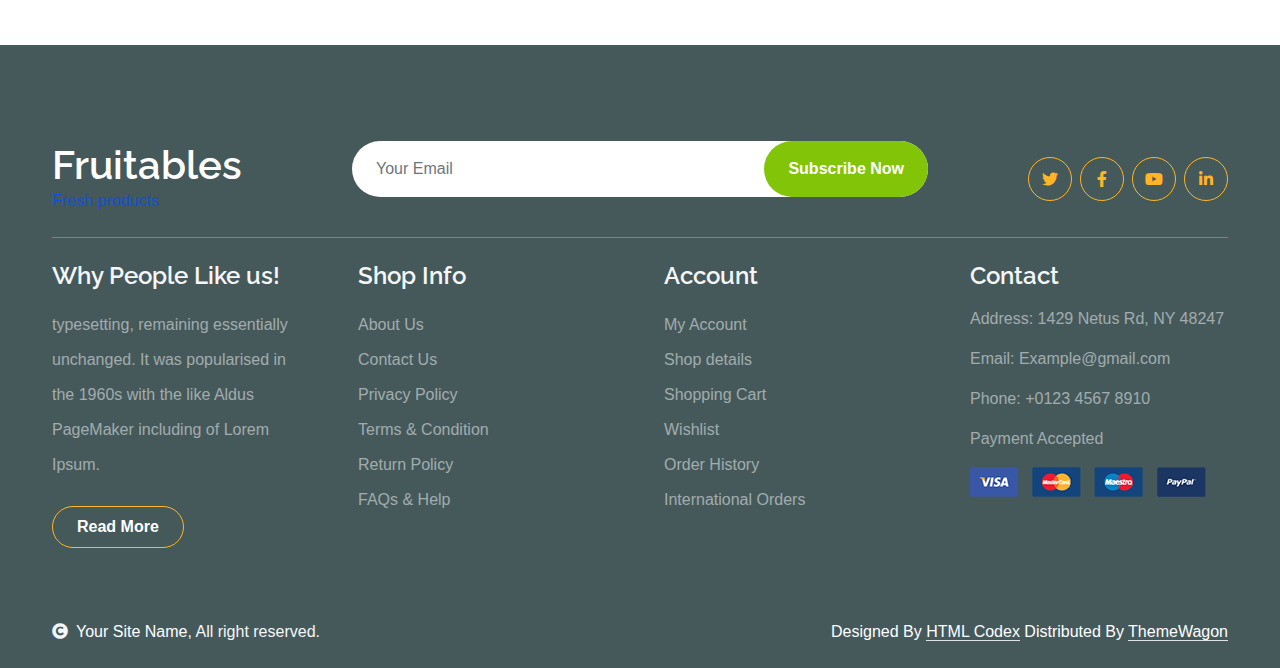
<file: Asm_ShopThuoc/src/main/webapp/template/web/contact.html>
<!DOCTYPE html>
<html lang="en">

    <head>
        <meta charset="utf-8">
        <title>Fruitables - Vegetable Website Template</title>
        <meta content="width=device-width, initial-scale=1.0" name="viewport">
        <meta content="" name="keywords">
        <meta content="" name="description">

        <!-- Google Web Fonts -->
        <link rel="preconnect" href="https://fonts.googleapis.com">
        <link rel="preconnect" href="https://fonts.gstatic.com" crossorigin>
        <link href="https://fonts.googleapis.com/css2?family=Open+Sans:wght@400;600&family=Raleway:wght@600;800&display=swap" rel="stylesheet"> 

        <!-- Icon Font Stylesheet -->
        <link rel="stylesheet" href="https://use.fontawesome.com/releases/v5.15.4/css/all.css"/>
        <link href="https://cdn.jsdelivr.net/npm/bootstrap-icons@1.4.1/font/bootstrap-icons.css" rel="stylesheet">

        <!-- Libraries Stylesheet -->
        <link href="lib/lightbox/css/lightbox.min.css" rel="stylesheet">
        <link href="lib/owlcarousel/assets/owl.carousel.min.css" rel="stylesheet">


        <!-- Customized Bootstrap Stylesheet -->
        <link href="css/bootstrap.min.css" rel="stylesheet">

        <!-- Template Stylesheet -->
        <link href="css/style.css" rel="stylesheet">
    </head>

    <body>

        <!-- Spinner Start -->
        <div id="spinner" class="show w-100 vh-100 bg-white position-fixed translate-middle top-50 start-50  d-flex align-items-center justify-content-center">
            <div class="spinner-grow text-primary" role="status"></div>
        </div>
        <!-- Spinner End -->


        <!-- Navbar start -->
        <div class="container-fluid fixed-top">
            <div class="container topbar bg-primary d-none d-lg-block">
                <div class="d-flex justify-content-between">
                    <div class="top-info ps-2">
                        <small class="me-3"><i class="fas fa-map-marker-alt me-2 text-secondary"></i> <a href="#" class="text-white">123 Street, New York</a></small>
                        <small class="me-3"><i class="fas fa-envelope me-2 text-secondary"></i><a href="#" class="text-white">Email@Example.com</a></small>
                    </div>
                    <div class="top-link pe-2">
                        <a href="#" class="text-white"><small class="text-white mx-2">Privacy Policy</small>/</a>
                        <a href="#" class="text-white"><small class="text-white mx-2">Terms of Use</small>/</a>
                        <a href="#" class="text-white"><small class="text-white ms-2">Sales and Refunds</small></a>
                    </div>
                </div>
            </div>
            <div class="container px-0">
                <nav class="navbar navbar-light bg-white navbar-expand-xl">
                    <a href="index.html" class="navbar-brand"><h1 class="text-primary display-6">Fruitables</h1></a>
                    <button class="navbar-toggler py-2 px-3" type="button" data-bs-toggle="collapse" data-bs-target="#navbarCollapse">
                        <span class="fa fa-bars text-primary"></span>
                    </button>
                    <div class="collapse navbar-collapse bg-white" id="navbarCollapse">
                        <div class="navbar-nav mx-auto">
                            <a href="index.html" class="nav-item nav-link">Home</a>
                            <a href="shop.html" class="nav-item nav-link">Shop</a>
                            <a href="shop-detail.html" class="nav-item nav-link">Shop Detail</a>
                            <div class="nav-item dropdown">
                                <a href="#" class="nav-link dropdown-toggle" data-bs-toggle="dropdown">Pages</a>
                                <div class="dropdown-menu m-0 bg-secondary rounded-0">
                                    <a href="cart.html" class="dropdown-item">Cart</a>
                                    <a href="chackout.html" class="dropdown-item">Chackout</a>
                                    <a href="testimonial.html" class="dropdown-item">Testimonial</a>
                                    <a href="404.html" class="dropdown-item">404 Page</a>
                                </div>
                            </div>
                            <a href="contact.html" class="nav-item nav-link active">Contact</a>
                        </div>
                        <div class="d-flex m-3 me-0">
                            <button class="btn-search btn border border-secondary btn-md-square rounded-circle bg-white me-4" data-bs-toggle="modal" data-bs-target="#searchModal"><i class="fas fa-search text-primary"></i></button>
                            <a href="#" class="position-relative me-4 my-auto">
                                <i class="fa fa-shopping-bag fa-2x"></i>
                                <span class="position-absolute bg-secondary rounded-circle d-flex align-items-center justify-content-center text-dark px-1" style="top: -5px; left: 15px; height: 20px; min-width: 20px;">3</span>
                            </a>
                            <a href="#" class="my-auto">
                                <i class="fas fa-user fa-2x"></i>
                            </a>
                        </div>
                    </div>
                </nav>
            </div>
        </div>
        <!-- Navbar End -->


        <!-- Modal Search Start -->
        <div class="modal fade" id="searchModal" tabindex="-1" aria-labelledby="exampleModalLabel" aria-hidden="true">
            <div class="modal-dialog modal-fullscreen">
                <div class="modal-content rounded-0">
                    <div class="modal-header">
                        <h5 class="modal-title" id="exampleModalLabel">Search by keyword</h5>
                        <button type="button" class="btn-close" data-bs-dismiss="modal" aria-label="Close"></button>
                    </div>
                    <div class="modal-body d-flex align-items-center">
                        <div class="input-group w-75 mx-auto d-flex">
                            <input type="search" class="form-control p-3" placeholder="keywords" aria-describedby="search-icon-1">
                            <span id="search-icon-1" class="input-group-text p-3"><i class="fa fa-search"></i></span>
                        </div>
                    </div>
                </div>
            </div>
        </div>
        <!-- Modal Search End -->


        <!-- Single Page Header start -->
        <div class="container-fluid page-header py-5">
            <h1 class="text-center text-white display-6">Contact</h1>
            <ol class="breadcrumb justify-content-center mb-0">
                <li class="breadcrumb-item"><a href="#">Home</a></li>
                <li class="breadcrumb-item"><a href="#">Pages</a></li>
                <li class="breadcrumb-item active text-white">Contact</li>
            </ol>
        </div>
        <!-- Single Page Header End -->


        <!-- Contact Start -->
        <div class="container-fluid contact py-5">
            <div class="container py-5">
                <div class="p-5 bg-light rounded">
                    <div class="row g-4">
                        <div class="col-12">
                            <div class="text-center mx-auto" style="max-width: 700px;">
                                <h1 class="text-primary">Get in touch</h1>
                                <p class="mb-4">The contact form is currently inactive. Get a functional and working contact form with Ajax & PHP in a few minutes. Just copy and paste the files, add a little code and you're done. <a href="https://htmlcodex.com/contact-form">Download Now</a>.</p>
                            </div>
                        </div>
                        <div class="col-lg-12">
                            <div class="h-100 rounded">
                                <iframe class="rounded w-100" 
                                style="height: 400px;" src="https://www.google.com/maps/embed?pb=!1m18!1m12!1m3!1d387191.33750346623!2d-73.97968099999999!3d40.6974881!2m3!1f0!2f0!3f0!3m2!1i1024!2i768!4f13.1!3m3!1m2!1s0x89c24fa5d33f083b%3A0xc80b8f06e177fe62!2sNew%20York%2C%20NY%2C%20USA!5e0!3m2!1sen!2sbd!4v1694259649153!5m2!1sen!2sbd" 
                                loading="lazy" referrerpolicy="no-referrer-when-downgrade"></iframe>
                            </div>
                        </div>
                        <div class="col-lg-7">
                            <form action="" class="">
                                <input type="text" class="w-100 form-control border-0 py-3 mb-4" placeholder="Your Name">
                                <input type="email" class="w-100 form-control border-0 py-3 mb-4" placeholder="Enter Your Email">
                                <textarea class="w-100 form-control border-0 mb-4" rows="5" cols="10" placeholder="Your Message"></textarea>
                                <button class="w-100 btn form-control border-secondary py-3 bg-white text-primary " type="submit">Submit</button>
                            </form>
                        </div>
                        <div class="col-lg-5">
                            <div class="d-flex p-4 rounded mb-4 bg-white">
                                <i class="fas fa-map-marker-alt fa-2x text-primary me-4"></i>
                                <div>
                                    <h4>Address</h4>
                                    <p class="mb-2">123 Street New York.USA</p>
                                </div>
                            </div>
                            <div class="d-flex p-4 rounded mb-4 bg-white">
                                <i class="fas fa-envelope fa-2x text-primary me-4"></i>
                                <div>
                                    <h4>Mail Us</h4>
                                    <p class="mb-2">info@example.com</p>
                                </div>
                            </div>
                            <div class="d-flex p-4 rounded bg-white">
                                <i class="fa fa-phone-alt fa-2x text-primary me-4"></i>
                                <div>
                                    <h4>Telephone</h4>
                                    <p class="mb-2">(+012) 3456 7890</p>
                                </div>
                            </div>
                        </div>
                    </div>
                </div>
            </div>
        </div>
        <!-- Contact End -->


        <!-- Footer Start -->
        <div class="container-fluid bg-dark text-white-50 footer pt-5 mt-5">
            <div class="container py-5">
                <div class="pb-4 mb-4" style="border-bottom: 1px solid rgba(226, 175, 24, 0.5) ;">
                    <div class="row g-4">
                        <div class="col-lg-3">
                            <a href="#">
                                <h1 class="text-primary mb-0">Fruitables</h1>
                                <p class="text-secondary mb-0">Fresh products</p>
                            </a>
                        </div>
                        <div class="col-lg-6">
                            <div class="position-relative mx-auto">
                                <input class="form-control border-0 w-100 py-3 px-4 rounded-pill" type="number" placeholder="Your Email">
                                <button type="submit" class="btn btn-primary border-0 border-secondary py-3 px-4 position-absolute rounded-pill text-white" style="top: 0; right: 0;">Subscribe Now</button>
                            </div>
                        </div>
                        <div class="col-lg-3">
                            <div class="d-flex justify-content-end pt-3">
                                <a class="btn  btn-outline-secondary me-2 btn-md-square rounded-circle" href=""><i class="fab fa-twitter"></i></a>
                                <a class="btn btn-outline-secondary me-2 btn-md-square rounded-circle" href=""><i class="fab fa-facebook-f"></i></a>
                                <a class="btn btn-outline-secondary me-2 btn-md-square rounded-circle" href=""><i class="fab fa-youtube"></i></a>
                                <a class="btn btn-outline-secondary btn-md-square rounded-circle" href=""><i class="fab fa-linkedin-in"></i></a>
                            </div>
                        </div>
                    </div>
                </div>
                <div class="row g-5">
                    <div class="col-lg-3 col-md-6">
                        <div class="footer-item">
                            <h4 class="text-light mb-3">Why People Like us!</h4>
                            <p class="mb-4">typesetting, remaining essentially unchanged. It was 
                                popularised in the 1960s with the like Aldus PageMaker including of Lorem Ipsum.</p>
                            <a href="" class="btn border-secondary py-2 px-4 rounded-pill text-primary">Read More</a>
                        </div>
                    </div>
                    <div class="col-lg-3 col-md-6">
                        <div class="d-flex flex-column text-start footer-item">
                            <h4 class="text-light mb-3">Shop Info</h4>
                            <a class="btn-link" href="">About Us</a>
                            <a class="btn-link" href="">Contact Us</a>
                            <a class="btn-link" href="">Privacy Policy</a>
                            <a class="btn-link" href="">Terms & Condition</a>
                            <a class="btn-link" href="">Return Policy</a>
                            <a class="btn-link" href="">FAQs & Help</a>
                        </div>
                    </div>
                    <div class="col-lg-3 col-md-6">
                        <div class="d-flex flex-column text-start footer-item">
                            <h4 class="text-light mb-3">Account</h4>
                            <a class="btn-link" href="">My Account</a>
                            <a class="btn-link" href="">Shop details</a>
                            <a class="btn-link" href="">Shopping Cart</a>
                            <a class="btn-link" href="">Wishlist</a>
                            <a class="btn-link" href="">Order History</a>
                            <a class="btn-link" href="">International Orders</a>
                        </div>
                    </div>
                    <div class="col-lg-3 col-md-6">
                        <div class="footer-item">
                            <h4 class="text-light mb-3">Contact</h4>
                            <p>Address: 1429 Netus Rd, NY 48247</p>
                            <p>Email: Example@gmail.com</p>
                            <p>Phone: +0123 4567 8910</p>
                            <p>Payment Accepted</p>
                            <img src="img/payment.png" class="img-fluid" alt="">
                        </div>
                    </div>
                </div>
            </div>
        </div>
        <!-- Footer End -->

        <!-- Copyright Start -->
        <div class="container-fluid copyright bg-dark py-4">
            <div class="container">
                <div class="row">
                    <div class="col-md-6 text-center text-md-start mb-3 mb-md-0">
                        <span class="text-light"><a href="#"><i class="fas fa-copyright text-light me-2"></i>Your Site Name</a>, All right reserved.</span>
                    </div>
                    <div class="col-md-6 my-auto text-center text-md-end text-white">
                        <!--/*** This template is free as long as you keep the below author’s credit link/attribution link/backlink. ***/-->
                        <!--/*** If you'd like to use the template without the below author’s credit link/attribution link/backlink, ***/-->
                        <!--/*** you can purchase the Credit Removal License from "https://htmlcodex.com/credit-removal". ***/-->
                        Designed By <a class="border-bottom" href="https://htmlcodex.com">HTML Codex</a> Distributed By <a class="border-bottom" href="https://themewagon.com">ThemeWagon</a>
                    </div>
                </div>
            </div>
        </div>
        <!-- Copyright End -->



        <!-- Back to Top -->
        <a href="#" class="btn btn-primary border-3 border-primary rounded-circle back-to-top"><i class="fa fa-arrow-up"></i></a>   

        
    <!-- JavaScript Libraries -->
    <script src="https://ajax.googleapis.com/ajax/libs/jquery/3.6.4/jquery.min.js"></script>
    <script src="https://cdn.jsdelivr.net/npm/bootstrap@5.0.0/dist/js/bootstrap.bundle.min.js"></script>
    <script src="lib/easing/easing.min.js"></script>
    <script src="lib/waypoints/waypoints.min.js"></script>
    <script src="lib/lightbox/js/lightbox.min.js"></script>
    <script src="lib/owlcarousel/owl.carousel.min.js"></script>

    <!-- Template Javascript -->
    <script src="js/main.js"></script>
    </body>

</html>
</file>
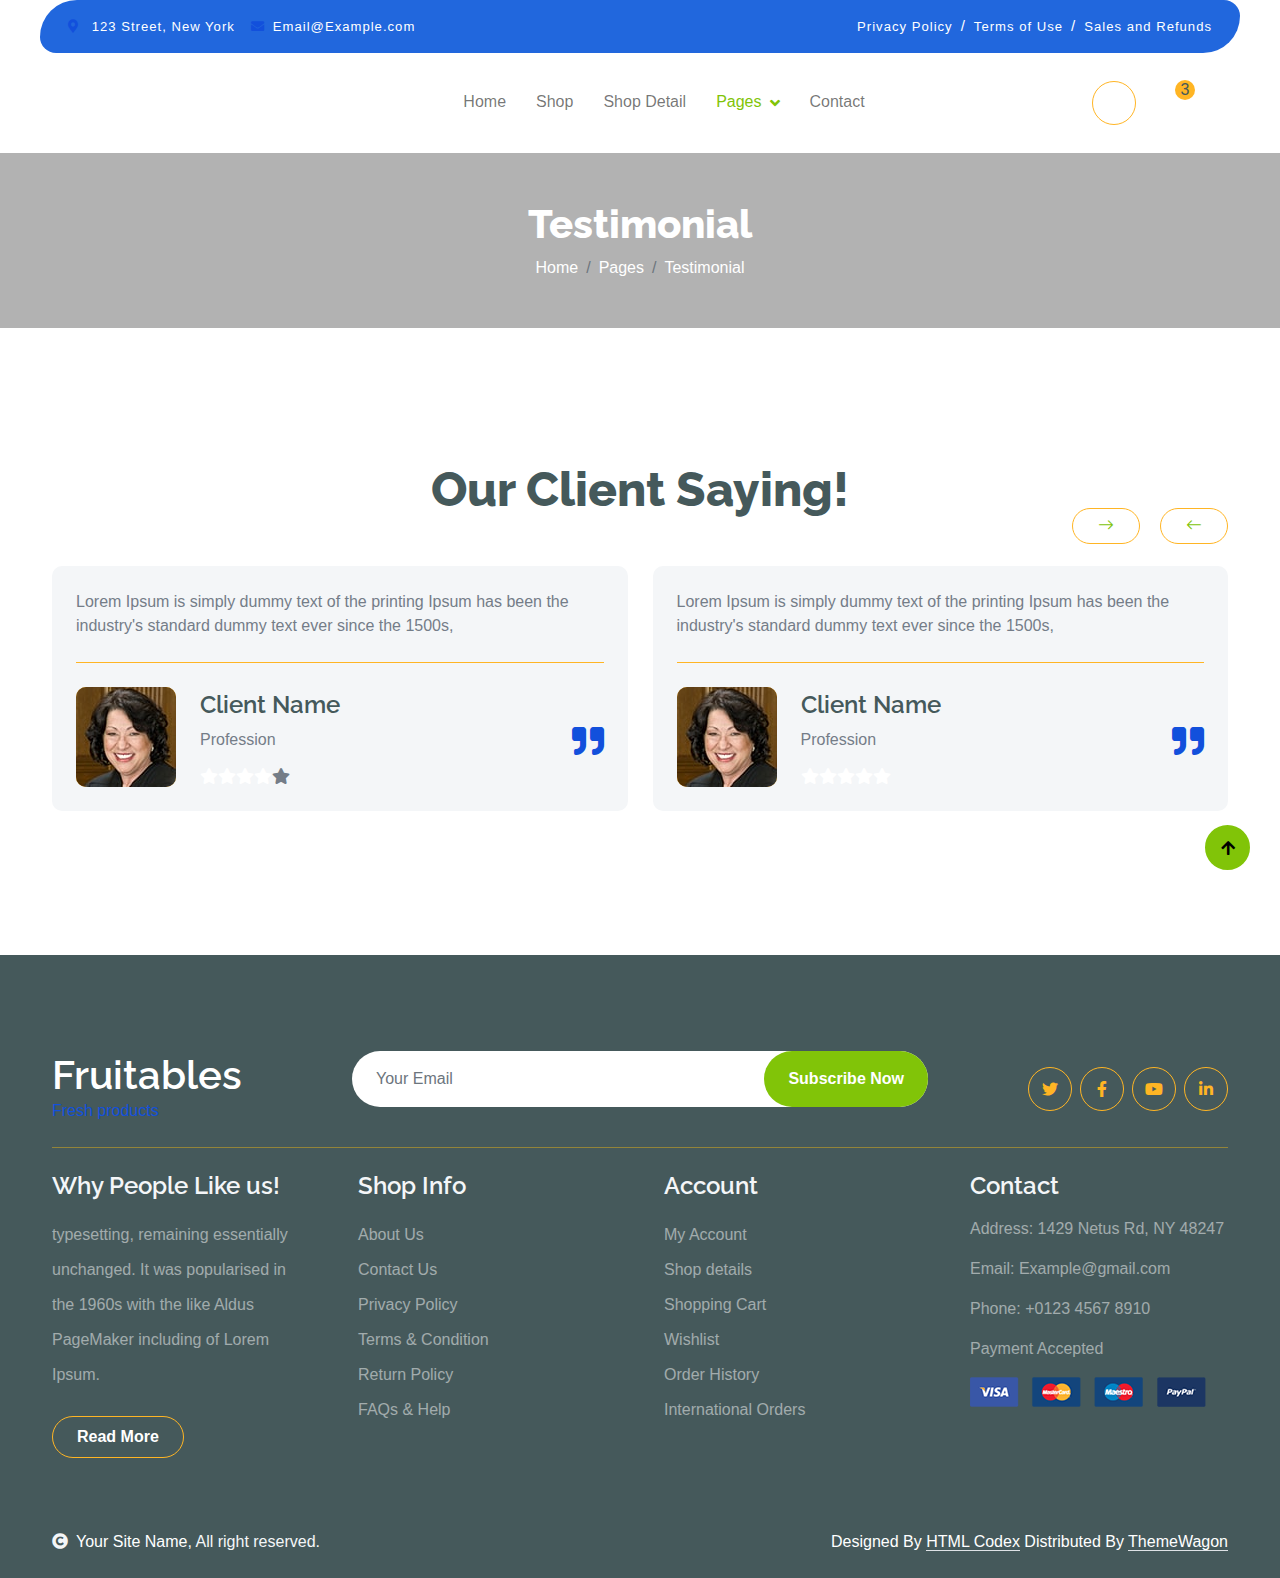
<file: Asm_ShopThuoc/src/main/webapp/template/web/testimonial.html>
<!DOCTYPE html>
<html lang="en">

    <head>
        <meta charset="utf-8">
        <title>Fruitables - Vegetable Website Template</title>
        <meta content="width=device-width, initial-scale=1.0" name="viewport">
        <meta content="" name="keywords">
        <meta content="" name="description">

        <!-- Google Web Fonts -->
        <link rel="preconnect" href="https://fonts.googleapis.com">
        <link rel="preconnect" href="https://fonts.gstatic.com" crossorigin>
        <link href="https://fonts.googleapis.com/css2?family=Open+Sans:wght@400;600&family=Raleway:wght@600;800&display=swap" rel="stylesheet"> 

        <!-- Icon Font Stylesheet -->
        <link rel="stylesheet" href="https://use.fontawesome.com/releases/v5.15.4/css/all.css"/>
        <link href="https://cdn.jsdelivr.net/npm/bootstrap-icons@1.4.1/font/bootstrap-icons.css" rel="stylesheet">

        <!-- Libraries Stylesheet -->
        <link href="lib/lightbox/css/lightbox.min.css" rel="stylesheet">
        <link href="lib/owlcarousel/assets/owl.carousel.min.css" rel="stylesheet">


        <!-- Customized Bootstrap Stylesheet -->
        <link href="css/bootstrap.min.css" rel="stylesheet">

        <!-- Template Stylesheet -->
        <link href="css/style.css" rel="stylesheet">
    </head>

    <body>

        <!-- Spinner Start -->
        <div id="spinner" class="show w-100 vh-100 bg-white position-fixed translate-middle top-50 start-50  d-flex align-items-center justify-content-center">
            <div class="spinner-grow text-primary" role="status"></div>
        </div>
        <!-- Spinner End -->


        <!-- Navbar start -->
        <div class="container-fluid fixed-top">
            <div class="container topbar bg-primary d-none d-lg-block">
                <div class="d-flex justify-content-between">
                    <div class="top-info ps-2">
                        <small class="me-3"><i class="fas fa-map-marker-alt me-2 text-secondary"></i> <a href="#" class="text-white">123 Street, New York</a></small>
                        <small class="me-3"><i class="fas fa-envelope me-2 text-secondary"></i><a href="#" class="text-white">Email@Example.com</a></small>
                    </div>
                    <div class="top-link pe-2">
                        <a href="#" class="text-white"><small class="text-white mx-2">Privacy Policy</small>/</a>
                        <a href="#" class="text-white"><small class="text-white mx-2">Terms of Use</small>/</a>
                        <a href="#" class="text-white"><small class="text-white ms-2">Sales and Refunds</small></a>
                    </div>
                </div>
            </div>
            <div class="container px-0">
                <nav class="navbar navbar-light bg-white navbar-expand-xl">
                    <a href="index.html" class="navbar-brand"><h1 class="text-primary display-6">Fruitables</h1></a>
                    <button class="navbar-toggler py-2 px-3" type="button" data-bs-toggle="collapse" data-bs-target="#navbarCollapse">
                        <span class="fa fa-bars text-primary"></span>
                    </button>
                    <div class="collapse navbar-collapse bg-white" id="navbarCollapse">
                        <div class="navbar-nav mx-auto">
                            <a href="index.html" class="nav-item nav-link">Home</a>
                            <a href="shop.html" class="nav-item nav-link">Shop</a>
                            <a href="shop-detail.html" class="nav-item nav-link">Shop Detail</a>
                            <div class="nav-item dropdown">
                                <a href="#" class="nav-link dropdown-toggle active" data-bs-toggle="dropdown">Pages</a>
                                <div class="dropdown-menu m-0 bg-secondary rounded-0">
                                    <a href="cart.html" class="dropdown-item">Cart</a>
                                    <a href="chackout.html" class="dropdown-item">Chackout</a>
                                    <a href="testimonial.html" class="dropdown-item active">Testimonial</a>
                                    <a href="404.html" class="dropdown-item">404 Page</a>
                                </div>
                            </div>
                            <a href="contact.html" class="nav-item nav-link">Contact</a>
                        </div>
                        <div class="d-flex m-3 me-0">
                            <button class="btn-search btn border border-secondary btn-md-square rounded-circle bg-white me-4" data-bs-toggle="modal" data-bs-target="#searchModal"><i class="fas fa-search text-primary"></i></button>
                            <a href="#" class="position-relative me-4 my-auto">
                                <i class="fa fa-shopping-bag fa-2x"></i>
                                <span class="position-absolute bg-secondary rounded-circle d-flex align-items-center justify-content-center text-dark px-1" style="top: -5px; left: 15px; height: 20px; min-width: 20px;">3</span>
                            </a>
                            <a href="#" class="my-auto">
                                <i class="fas fa-user fa-2x"></i>
                            </a>
                        </div>
                    </div>
                </nav>
            </div>
        </div>
        <!-- Navbar End -->


        <!-- Modal Search Start -->
        <div class="modal fade" id="searchModal" tabindex="-1" aria-labelledby="exampleModalLabel" aria-hidden="true">
            <div class="modal-dialog modal-fullscreen">
                <div class="modal-content rounded-0">
                    <div class="modal-header">
                        <h5 class="modal-title" id="exampleModalLabel">Search by keyword</h5>
                        <button type="button" class="btn-close" data-bs-dismiss="modal" aria-label="Close"></button>
                    </div>
                    <div class="modal-body d-flex align-items-center">
                        <div class="input-group w-75 mx-auto d-flex">
                            <input type="search" class="form-control p-3" placeholder="keywords" aria-describedby="search-icon-1">
                            <span id="search-icon-1" class="input-group-text p-3"><i class="fa fa-search"></i></span>
                        </div>
                    </div>
                </div>
            </div>
        </div>
        <!-- Modal Search End -->


        <!-- Single Page Header start -->
        <div class="container-fluid page-header py-5">
            <h1 class="text-center text-white display-6">Testimonial</h1>
            <ol class="breadcrumb justify-content-center mb-0">
                <li class="breadcrumb-item"><a href="#">Home</a></li>
                <li class="breadcrumb-item"><a href="#">Pages</a></li>
                <li class="breadcrumb-item active text-white">Testimonial</li>
            </ol>
        </div>
        <!-- Single Page Header End -->


        <!-- Tastimonial Start -->
        <div class="container-fluid testimonial py-5">
            <div class="container py-5">
                <div class="testimonial-header text-center">
                    <h4 class="text-primary">Our Testimonial</h4>
                    <h1 class="display-5 mb-5 text-dark">Our Client Saying!</h1>
                </div>
                <div class="owl-carousel testimonial-carousel">
                    <div class="testimonial-item img-border-radius bg-light rounded p-4">
                        <div class="position-relative">
                            <i class="fa fa-quote-right fa-2x text-secondary position-absolute" style="bottom: 30px; right: 0;"></i>
                            <div class="mb-4 pb-4 border-bottom border-secondary">
                                <p class="mb-0">Lorem Ipsum is simply dummy text of the printing Ipsum has been the industry's standard dummy text ever since the 1500s,
                                </p>
                            </div>
                            <div class="d-flex align-items-center flex-nowrap">
                                <div class="bg-secondary rounded">
                                    <img src="img/testimonial-1.jpg" class="img-fluid rounded" style="width: 100px; height: 100px;" alt="">
                                </div>
                                <div class="ms-4 d-block">
                                    <h4 class="text-dark">Client Name</h4>
                                    <p class="m-0 pb-3">Profession</p>
                                    <div class="d-flex pe-5">
                                        <i class="fas fa-star text-primary"></i>
                                        <i class="fas fa-star text-primary"></i>
                                        <i class="fas fa-star text-primary"></i>
                                        <i class="fas fa-star text-primary"></i>
                                        <i class="fas fa-star"></i>
                                    </div>
                                </div>
                            </div>
                        </div>
                    </div>
                    <div class="testimonial-item img-border-radius bg-light rounded p-4">
                        <div class="position-relative">
                            <i class="fa fa-quote-right fa-2x text-secondary position-absolute" style="bottom: 30px; right: 0;"></i>
                            <div class="mb-4 pb-4 border-bottom border-secondary">
                                <p class="mb-0">Lorem Ipsum is simply dummy text of the printing Ipsum has been the industry's standard dummy text ever since the 1500s,
                                </p>
                            </div>
                            <div class="d-flex align-items-center flex-nowrap">
                                <div class="bg-secondary rounded">
                                    <img src="img/testimonial-1.jpg" class="img-fluid rounded" style="width: 100px; height: 100px;" alt="">
                                </div>
                                <div class="ms-4 d-block">
                                    <h4 class="text-dark">Client Name</h4>
                                    <p class="m-0 pb-3">Profession</p>
                                    <div class="d-flex pe-5">
                                        <i class="fas fa-star text-primary"></i>
                                        <i class="fas fa-star text-primary"></i>
                                        <i class="fas fa-star text-primary"></i>
                                        <i class="fas fa-star text-primary"></i>
                                        <i class="fas fa-star text-primary"></i>
                                    </div>
                                </div>
                            </div>
                        </div>
                    </div>
                    <div class="testimonial-item img-border-radius bg-light rounded p-4">
                        <div class="position-relative">
                            <i class="fa fa-quote-right fa-2x text-secondary position-absolute" style="bottom: 30px; right: 0;"></i>
                            <div class="mb-4 pb-4 border-bottom border-secondary">
                                <p class="mb-0">Lorem Ipsum is simply dummy text of the printing Ipsum has been the industry's standard dummy text ever since the 1500s,
                                </p>
                            </div>
                            <div class="d-flex align-items-center flex-nowrap">
                                <div class="bg-secondary rounded">
                                    <img src="img/testimonial-1.jpg" class="img-fluid rounded" style="width: 100px; height: 100px;" alt="">
                                </div>
                                <div class="ms-4 d-block">
                                    <h4 class="text-dark">Client Name</h4>
                                    <p class="m-0 pb-3">Profession</p>
                                    <div class="d-flex pe-5">
                                        <i class="fas fa-star text-primary"></i>
                                        <i class="fas fa-star text-primary"></i>
                                        <i class="fas fa-star text-primary"></i>
                                        <i class="fas fa-star text-primary"></i>
                                        <i class="fas fa-star text-primary"></i>
                                    </div>
                                </div>
                            </div>
                        </div>
                    </div>
                </div>
            </div>
        </div>
        <!-- Tastimonial End -->


        <!-- Footer Start -->
        <div class="container-fluid bg-dark text-white-50 footer pt-5 mt-5">
            <div class="container py-5">
                <div class="pb-4 mb-4" style="border-bottom: 1px solid rgba(226, 175, 24, 0.5) ;">
                    <div class="row g-4">
                        <div class="col-lg-3">
                            <a href="#">
                                <h1 class="text-primary mb-0">Fruitables</h1>
                                <p class="text-secondary mb-0">Fresh products</p>
                            </a>
                        </div>
                        <div class="col-lg-6">
                            <div class="position-relative mx-auto">
                                <input class="form-control border-0 w-100 py-3 px-4 rounded-pill" type="number" placeholder="Your Email">
                                <button type="submit" class="btn btn-primary border-0 border-secondary py-3 px-4 position-absolute rounded-pill text-white" style="top: 0; right: 0;">Subscribe Now</button>
                            </div>
                        </div>
                        <div class="col-lg-3">
                            <div class="d-flex justify-content-end pt-3">
                                <a class="btn  btn-outline-secondary me-2 btn-md-square rounded-circle" href=""><i class="fab fa-twitter"></i></a>
                                <a class="btn btn-outline-secondary me-2 btn-md-square rounded-circle" href=""><i class="fab fa-facebook-f"></i></a>
                                <a class="btn btn-outline-secondary me-2 btn-md-square rounded-circle" href=""><i class="fab fa-youtube"></i></a>
                                <a class="btn btn-outline-secondary btn-md-square rounded-circle" href=""><i class="fab fa-linkedin-in"></i></a>
                            </div>
                        </div>
                    </div>
                </div>
                <div class="row g-5">
                    <div class="col-lg-3 col-md-6">
                        <div class="footer-item">
                            <h4 class="text-light mb-3">Why People Like us!</h4>
                            <p class="mb-4">typesetting, remaining essentially unchanged. It was 
                                popularised in the 1960s with the like Aldus PageMaker including of Lorem Ipsum.</p>
                            <a href="" class="btn border-secondary py-2 px-4 rounded-pill text-primary">Read More</a>
                        </div>
                    </div>
                    <div class="col-lg-3 col-md-6">
                        <div class="d-flex flex-column text-start footer-item">
                            <h4 class="text-light mb-3">Shop Info</h4>
                            <a class="btn-link" href="">About Us</a>
                            <a class="btn-link" href="">Contact Us</a>
                            <a class="btn-link" href="">Privacy Policy</a>
                            <a class="btn-link" href="">Terms & Condition</a>
                            <a class="btn-link" href="">Return Policy</a>
                            <a class="btn-link" href="">FAQs & Help</a>
                        </div>
                    </div>
                    <div class="col-lg-3 col-md-6">
                        <div class="d-flex flex-column text-start footer-item">
                            <h4 class="text-light mb-3">Account</h4>
                            <a class="btn-link" href="">My Account</a>
                            <a class="btn-link" href="">Shop details</a>
                            <a class="btn-link" href="">Shopping Cart</a>
                            <a class="btn-link" href="">Wishlist</a>
                            <a class="btn-link" href="">Order History</a>
                            <a class="btn-link" href="">International Orders</a>
                        </div>
                    </div>
                    <div class="col-lg-3 col-md-6">
                        <div class="footer-item">
                            <h4 class="text-light mb-3">Contact</h4>
                            <p>Address: 1429 Netus Rd, NY 48247</p>
                            <p>Email: Example@gmail.com</p>
                            <p>Phone: +0123 4567 8910</p>
                            <p>Payment Accepted</p>
                            <img src="img/payment.png" class="img-fluid" alt="">
                        </div>
                    </div>
                </div>
            </div>
        </div>
        <!-- Footer End -->

        <!-- Copyright Start -->
        <div class="container-fluid copyright bg-dark py-4">
            <div class="container">
                <div class="row">
                    <div class="col-md-6 text-center text-md-start mb-3 mb-md-0">
                        <span class="text-light"><a href="#"><i class="fas fa-copyright text-light me-2"></i>Your Site Name</a>, All right reserved.</span>
                    </div>
                    <div class="col-md-6 my-auto text-center text-md-end text-white">
                        <!--/*** This template is free as long as you keep the below author’s credit link/attribution link/backlink. ***/-->
                        <!--/*** If you'd like to use the template without the below author’s credit link/attribution link/backlink, ***/-->
                        <!--/*** you can purchase the Credit Removal License from "https://htmlcodex.com/credit-removal". ***/-->
                        Designed By <a class="border-bottom" href="https://htmlcodex.com">HTML Codex</a> Distributed By <a class="border-bottom" href="https://themewagon.com">ThemeWagon</a>
                    </div>
                </div>
            </div>
        </div>
        <!-- Copyright End -->



        <!-- Back to Top -->
        <a href="#" class="btn btn-primary border-3 border-primary rounded-circle back-to-top"><i class="fa fa-arrow-up"></i></a>   

        
    <!-- JavaScript Libraries -->
    <script src="https://ajax.googleapis.com/ajax/libs/jquery/3.6.4/jquery.min.js"></script>
    <script src="https://cdn.jsdelivr.net/npm/bootstrap@5.0.0/dist/js/bootstrap.bundle.min.js"></script>
    <script src="lib/easing/easing.min.js"></script>
    <script src="lib/waypoints/waypoints.min.js"></script>
    <script src="lib/lightbox/js/lightbox.min.js"></script>
    <script src="lib/owlcarousel/owl.carousel.min.js"></script>

    <!-- Template Javascript -->
    <script src="js/main.js"></script>
    </body>

</html>
</file>
<file: Asm_ShopThuoc/src/main/webapp/template/web/admin/css/apexcharts.css>
.apexcharts-canvas {
  position: relative;
  user-select: none;
  /* cannot give overflow: hidden as it will crop tooltips which overflow outside chart area */
}


/* scrollbar is not visible by default for legend, hence forcing the visibility */
.apexcharts-canvas ::-webkit-scrollbar {
  -webkit-appearance: none;
  width: 6px;
}

.apexcharts-canvas ::-webkit-scrollbar-thumb {
  border-radius: 4px;
  background-color: rgba(0, 0, 0, .5);
  box-shadow: 0 0 1px rgba(255, 255, 255, .5);
  -webkit-box-shadow: 0 0 1px rgba(255, 255, 255, .5);
}


.apexcharts-inner {
  position: relative;
}

.apexcharts-text tspan {
  font-family: inherit;
}

.legend-mouseover-inactive {
  transition: 0.15s ease all;
  opacity: 0.20;
}

.apexcharts-series-collapsed {
  opacity: 0;
}

.apexcharts-tooltip {
  border-radius: 5px;
  box-shadow: 2px 2px 6px -4px #999;
  cursor: default;
  font-size: 14px;
  left: 62px;
  opacity: 0;
  pointer-events: none;
  position: absolute;
  top: 20px;
  display: flex;
  flex-direction: column;
  overflow: hidden;
  white-space: nowrap;
  z-index: 12;
  transition: 0.15s ease all;
}

.apexcharts-tooltip.apexcharts-active {
  opacity: 1;
  transition: 0.15s ease all;
}

.apexcharts-tooltip.apexcharts-theme-light {
  border: 1px solid #e3e3e3;
  background: rgba(255, 255, 255, 0.96);
}

.apexcharts-tooltip.apexcharts-theme-dark {
  color: #fff;
  background: rgba(30, 30, 30, 0.8);
}

.apexcharts-tooltip * {
  font-family: inherit;
}


.apexcharts-tooltip-title {
  padding: 6px;
  font-size: 15px;
  margin-bottom: 4px;
}

.apexcharts-tooltip.apexcharts-theme-light .apexcharts-tooltip-title {
  background: #ECEFF1;
  border-bottom: 1px solid #ddd;
}

.apexcharts-tooltip.apexcharts-theme-dark .apexcharts-tooltip-title {
  background: rgba(0, 0, 0, 0.7);
  border-bottom: 1px solid #333;
}

.apexcharts-tooltip-text-y-value,
.apexcharts-tooltip-text-goals-value,
.apexcharts-tooltip-text-z-value {
  display: inline-block;
  font-weight: 600;
  margin-left: 5px;
}

.apexcharts-tooltip-title:empty,
.apexcharts-tooltip-text-y-label:empty,
.apexcharts-tooltip-text-y-value:empty,
.apexcharts-tooltip-text-goals-label:empty,
.apexcharts-tooltip-text-goals-value:empty,
.apexcharts-tooltip-text-z-value:empty {
  display: none;
}

.apexcharts-tooltip-text-y-value,
.apexcharts-tooltip-text-goals-value,
.apexcharts-tooltip-text-z-value {
  font-weight: 600;
}

.apexcharts-tooltip-text-goals-label, 
.apexcharts-tooltip-text-goals-value {
  padding: 6px 0 5px;
}

.apexcharts-tooltip-goals-group, 
.apexcharts-tooltip-text-goals-label, 
.apexcharts-tooltip-text-goals-value {
  display: flex;
}
.apexcharts-tooltip-text-goals-label:not(:empty),
.apexcharts-tooltip-text-goals-value:not(:empty) {
  margin-top: -6px;
}

.apexcharts-tooltip-marker {
  width: 12px;
  height: 12px;
  position: relative;
  top: 0px;
  margin-right: 10px;
  border-radius: 50%;
}

.apexcharts-tooltip-series-group {
  padding: 0 10px;
  display: none;
  text-align: left;
  justify-content: left;
  align-items: center;
}

.apexcharts-tooltip-series-group.apexcharts-active .apexcharts-tooltip-marker {
  opacity: 1;
}

.apexcharts-tooltip-series-group.apexcharts-active,
.apexcharts-tooltip-series-group:last-child {
  padding-bottom: 4px;
}

.apexcharts-tooltip-series-group-hidden {
  opacity: 0;
  height: 0;
  line-height: 0;
  padding: 0 !important;
}

.apexcharts-tooltip-y-group {
  padding: 6px 0 5px;
}

.apexcharts-tooltip-box, .apexcharts-custom-tooltip {
  padding: 4px 8px;
}

.apexcharts-tooltip-boxPlot {
  display: flex;
  flex-direction: column-reverse;
}

.apexcharts-tooltip-box>div {
  margin: 4px 0;
}

.apexcharts-tooltip-box span.value {
  font-weight: bold;
}

.apexcharts-tooltip-rangebar {
  padding: 5px 8px;
}

.apexcharts-tooltip-rangebar .category {
  font-weight: 600;
  color: #777;
}

.apexcharts-tooltip-rangebar .series-name {
  font-weight: bold;
  display: block;
  margin-bottom: 5px;
}

.apexcharts-xaxistooltip {
  opacity: 0;
  padding: 9px 10px;
  pointer-events: none;
  color: #373d3f;
  font-size: 13px;
  text-align: center;
  border-radius: 2px;
  position: absolute;
  z-index: 10;
  background: #ECEFF1;
  border: 1px solid #90A4AE;
  transition: 0.15s ease all;
}

.apexcharts-xaxistooltip.apexcharts-theme-dark {
  background: rgba(0, 0, 0, 0.7);
  border: 1px solid rgba(0, 0, 0, 0.5);
  color: #fff;
}

.apexcharts-xaxistooltip:after,
.apexcharts-xaxistooltip:before {
  left: 50%;
  border: solid transparent;
  content: " ";
  height: 0;
  width: 0;
  position: absolute;
  pointer-events: none;
}

.apexcharts-xaxistooltip:after {
  border-color: rgba(236, 239, 241, 0);
  border-width: 6px;
  margin-left: -6px;
}

.apexcharts-xaxistooltip:before {
  border-color: rgba(144, 164, 174, 0);
  border-width: 7px;
  margin-left: -7px;
}

.apexcharts-xaxistooltip-bottom:after,
.apexcharts-xaxistooltip-bottom:before {
  bottom: 100%;
}

.apexcharts-xaxistooltip-top:after,
.apexcharts-xaxistooltip-top:before {
  top: 100%;
}

.apexcharts-xaxistooltip-bottom:after {
  border-bottom-color: #ECEFF1;
}

.apexcharts-xaxistooltip-bottom:before {
  border-bottom-color: #90A4AE;
}

.apexcharts-xaxistooltip-bottom.apexcharts-theme-dark:after {
  border-bottom-color: rgba(0, 0, 0, 0.5);
}

.apexcharts-xaxistooltip-bottom.apexcharts-theme-dark:before {
  border-bottom-color: rgba(0, 0, 0, 0.5);
}

.apexcharts-xaxistooltip-top:after {
  border-top-color: #ECEFF1
}

.apexcharts-xaxistooltip-top:before {
  border-top-color: #90A4AE;
}

.apexcharts-xaxistooltip-top.apexcharts-theme-dark:after {
  border-top-color: rgba(0, 0, 0, 0.5);
}

.apexcharts-xaxistooltip-top.apexcharts-theme-dark:before {
  border-top-color: rgba(0, 0, 0, 0.5);
}

.apexcharts-xaxistooltip.apexcharts-active {
  opacity: 1;
  transition: 0.15s ease all;
}

.apexcharts-yaxistooltip {
  opacity: 0;
  padding: 4px 10px;
  pointer-events: none;
  color: #373d3f;
  font-size: 13px;
  text-align: center;
  border-radius: 2px;
  position: absolute;
  z-index: 10;
  background: #ECEFF1;
  border: 1px solid #90A4AE;
}

.apexcharts-yaxistooltip.apexcharts-theme-dark {
  background: rgba(0, 0, 0, 0.7);
  border: 1px solid rgba(0, 0, 0, 0.5);
  color: #fff;
}

.apexcharts-yaxistooltip:after,
.apexcharts-yaxistooltip:before {
  top: 50%;
  border: solid transparent;
  content: " ";
  height: 0;
  width: 0;
  position: absolute;
  pointer-events: none;
}

.apexcharts-yaxistooltip:after {
  border-color: rgba(236, 239, 241, 0);
  border-width: 6px;
  margin-top: -6px;
}

.apexcharts-yaxistooltip:before {
  border-color: rgba(144, 164, 174, 0);
  border-width: 7px;
  margin-top: -7px;
}

.apexcharts-yaxistooltip-left:after,
.apexcharts-yaxistooltip-left:before {
  left: 100%;
}

.apexcharts-yaxistooltip-right:after,
.apexcharts-yaxistooltip-right:before {
  right: 100%;
}

.apexcharts-yaxistooltip-left:after {
  border-left-color: #ECEFF1;
}

.apexcharts-yaxistooltip-left:before {
  border-left-color: #90A4AE;
}

.apexcharts-yaxistooltip-left.apexcharts-theme-dark:after {
  border-left-color: rgba(0, 0, 0, 0.5);
}

.apexcharts-yaxistooltip-left.apexcharts-theme-dark:before {
  border-left-color: rgba(0, 0, 0, 0.5);
}

.apexcharts-yaxistooltip-right:after {
  border-right-color: #ECEFF1;
}

.apexcharts-yaxistooltip-right:before {
  border-right-color: #90A4AE;
}

.apexcharts-yaxistooltip-right.apexcharts-theme-dark:after {
  border-right-color: rgba(0, 0, 0, 0.5);
}

.apexcharts-yaxistooltip-right.apexcharts-theme-dark:before {
  border-right-color: rgba(0, 0, 0, 0.5);
}

.apexcharts-yaxistooltip.apexcharts-active {
  opacity: 1;
}

.apexcharts-yaxistooltip-hidden {
  display: none;
}

.apexcharts-xcrosshairs,
.apexcharts-ycrosshairs {
  pointer-events: none;
  opacity: 0;
  transition: 0.15s ease all;
}

.apexcharts-xcrosshairs.apexcharts-active,
.apexcharts-ycrosshairs.apexcharts-active {
  opacity: 1;
  transition: 0.15s ease all;
}

.apexcharts-ycrosshairs-hidden {
  opacity: 0;
}

.apexcharts-selection-rect {
  cursor: move;
}

.svg_select_boundingRect, .svg_select_points_rot {
  pointer-events: none;
  opacity: 0;
  visibility: hidden;
}
.apexcharts-selection-rect + g .svg_select_boundingRect,
.apexcharts-selection-rect + g .svg_select_points_rot {
  opacity: 0;
  visibility: hidden;
}

.apexcharts-selection-rect + g .svg_select_points_l,
.apexcharts-selection-rect + g .svg_select_points_r {
  cursor: ew-resize;
  opacity: 1;
  visibility: visible;
}

.svg_select_points {
  fill: #efefef;
  stroke: #333;
  rx: 2;
}

.apexcharts-svg.apexcharts-zoomable.hovering-zoom {
  cursor: crosshair
}

.apexcharts-svg.apexcharts-zoomable.hovering-pan {
  cursor: move
}

.apexcharts-zoom-icon,
.apexcharts-zoomin-icon,
.apexcharts-zoomout-icon,
.apexcharts-reset-icon,
.apexcharts-pan-icon,
.apexcharts-selection-icon,
.apexcharts-menu-icon,
.apexcharts-toolbar-custom-icon {
  cursor: pointer;
  width: 20px;
  height: 20px;
  line-height: 24px;
  color: #6E8192;
  text-align: center;
}

.apexcharts-zoom-icon svg,
.apexcharts-zoomin-icon svg,
.apexcharts-zoomout-icon svg,
.apexcharts-reset-icon svg,
.apexcharts-menu-icon svg {
  fill: #6E8192;
}

.apexcharts-selection-icon svg {
  fill: #444;
  transform: scale(0.76)
}

.apexcharts-theme-dark .apexcharts-zoom-icon svg,
.apexcharts-theme-dark .apexcharts-zoomin-icon svg,
.apexcharts-theme-dark .apexcharts-zoomout-icon svg,
.apexcharts-theme-dark .apexcharts-reset-icon svg,
.apexcharts-theme-dark .apexcharts-pan-icon svg,
.apexcharts-theme-dark .apexcharts-selection-icon svg,
.apexcharts-theme-dark .apexcharts-menu-icon svg,
.apexcharts-theme-dark .apexcharts-toolbar-custom-icon svg {
  fill: #f3f4f5;
}

.apexcharts-canvas .apexcharts-zoom-icon.apexcharts-selected svg,
.apexcharts-canvas .apexcharts-selection-icon.apexcharts-selected svg,
.apexcharts-canvas .apexcharts-reset-zoom-icon.apexcharts-selected svg {
  fill: #008FFB;
}

.apexcharts-theme-light .apexcharts-selection-icon:not(.apexcharts-selected):hover svg,
.apexcharts-theme-light .apexcharts-zoom-icon:not(.apexcharts-selected):hover svg,
.apexcharts-theme-light .apexcharts-zoomin-icon:hover svg,
.apexcharts-theme-light .apexcharts-zoomout-icon:hover svg,
.apexcharts-theme-light .apexcharts-reset-icon:hover svg,
.apexcharts-theme-light .apexcharts-menu-icon:hover svg {
  fill: #333;
}

.apexcharts-selection-icon,
.apexcharts-menu-icon {
  position: relative;
}

.apexcharts-reset-icon {
  margin-left: 5px;
}

.apexcharts-zoom-icon,
.apexcharts-reset-icon,
.apexcharts-menu-icon {
  transform: scale(0.85);
}

.apexcharts-zoomin-icon,
.apexcharts-zoomout-icon {
  transform: scale(0.7)
}

.apexcharts-zoomout-icon {
  margin-right: 3px;
}

.apexcharts-pan-icon {
  transform: scale(0.62);
  position: relative;
  left: 1px;
  top: 0px;
}

.apexcharts-pan-icon svg {
  fill: #fff;
  stroke: #6E8192;
  stroke-width: 2;
}

.apexcharts-pan-icon.apexcharts-selected svg {
  stroke: #008FFB;
}

.apexcharts-pan-icon:not(.apexcharts-selected):hover svg {
  stroke: #333;
}

.apexcharts-toolbar {
  position: absolute;
  z-index: 11;
  max-width: 176px;
  text-align: right;
  border-radius: 3px;
  padding: 0px 6px 2px 6px;
  display: flex;
  justify-content: space-between;
  align-items: center;
}

.apexcharts-menu {
  background: #fff;
  position: absolute;
  top: 100%;
  border: 1px solid #ddd;
  border-radius: 3px;
  padding: 3px;
  right: 10px;
  opacity: 0;
  min-width: 110px;
  transition: 0.15s ease all;
  pointer-events: none;
}

.apexcharts-menu.apexcharts-menu-open {
  opacity: 1;
  pointer-events: all;
  transition: 0.15s ease all;
}

.apexcharts-menu-item {
  padding: 6px 7px;
  font-size: 12px;
  cursor: pointer;
}

.apexcharts-theme-light .apexcharts-menu-item:hover {
  background: #eee;
}

.apexcharts-theme-dark .apexcharts-menu {
  background: rgba(0, 0, 0, 0.7);
  color: #fff;
}

@media screen and (min-width: 768px) {
  .apexcharts-canvas:hover .apexcharts-toolbar {
    opacity: 1;
  }
}

.apexcharts-datalabel.apexcharts-element-hidden {
  opacity: 0;
}

.apexcharts-pie-label,
.apexcharts-datalabels,
.apexcharts-datalabel,
.apexcharts-datalabel-label,
.apexcharts-datalabel-value {
  cursor: default;
  pointer-events: none;
}

.apexcharts-pie-label-delay {
  opacity: 0;
  animation-name: opaque;
  animation-duration: 0.3s;
  animation-fill-mode: forwards;
  animation-timing-function: ease;
}

.apexcharts-canvas .apexcharts-element-hidden {
  opacity: 0;
}

.apexcharts-hide .apexcharts-series-points {
  opacity: 0;
}

.apexcharts-gridline,
.apexcharts-annotation-rect,
.apexcharts-tooltip .apexcharts-marker,
.apexcharts-area-series .apexcharts-area,
.apexcharts-line,
.apexcharts-zoom-rect,
.apexcharts-toolbar svg,
.apexcharts-area-series .apexcharts-series-markers .apexcharts-marker.no-pointer-events,
.apexcharts-line-series .apexcharts-series-markers .apexcharts-marker.no-pointer-events,
.apexcharts-radar-series path,
.apexcharts-radar-series polygon {
  pointer-events: none;
}


/* markers */

.apexcharts-marker {
  transition: 0.15s ease all;
}

@keyframes opaque {
  0% {
    opacity: 0;
  }
  100% {
    opacity: 1;
  }
}


/* Resize generated styles */

@keyframes resizeanim {
  from {
    opacity: 0;
  }
  to {
    opacity: 0;
  }
}

.resize-triggers {
  animation: 1ms resizeanim;
  visibility: hidden;
  opacity: 0;
}

.resize-triggers,
.resize-triggers>div,
.contract-trigger:before {
  content: " ";
  display: block;
  position: absolute;
  top: 0;
  left: 0;
  height: 100%;
  width: 100%;
  overflow: hidden;
}

.resize-triggers>div {
  background: #eee;
  overflow: auto;
}

.contract-trigger:before {
  width: 200%;
  height: 200%;
}
</file>
<file: Asm_ShopThuoc/src/main/webapp/template/web/admin/css/tooplate-mini-finance.css>
/*

Tooplate 2135 Mini Finance

https://www.tooplate.com/view/2135-mini-finance

*/

/*---------------------------------------
  CUSTOM PROPERTIES ( VARIABLES )             
-----------------------------------------*/
:root {
  --white-color:                  #ffffff;
  --primary-color:                #E63946;
  --secondary-color:              #F1FAEE;
  --section-bg-color:             #ececec;
  --primary-bg-color:             #E63946;
  --custom-btn-bg-color:          #A8DADC;
  --custom-btn-bg-hover-color:    #1D3557;
  --heading-color:                #1D3557;
  --dark-color:                   #000000;
  --p-color:                      #717275;
  --border-color:                 #e0e0e5;
  --link-hover-color:             #E63946;

  --body-font-family:             'Unbounded';

  --h1-font-size:                 74px;
  --h2-font-size:                 46px;
  --h3-font-size:                 32px;
  --h4-font-size:                 28px;
  --h5-font-size:                 24px;
  --h6-font-size:                 22px;
  --p-font-size:                  18px;
  --menu-font-size:               14px;
  --btn-font-size:                12px;
  --copyright-font-size:          10px;

  --border-radius-large:          100px;
  --border-radius-medium:         20px;
  --border-radius-small:          10px;

  --font-weight-light:            300;
  --font-weight-normal:           400;
  --font-weight-bold:             700;
}

body {
  background-color: var(--white-color);
  font-family: var(--body-font-family); 
}


/*---------------------------------------
  TYPOGRAPHY               
-----------------------------------------*/

h2,
h3,
h4,
h5,
h6 {
  color: var(--heading-color);
}

h1,
h2,
h3,
h4,
h5,
h6 {
  font-weight: var(--font-weight-bold);
}

h1 {
  font-size: var(--h1-font-size);
}

h2 {
  font-size: var(--h2-font-size);
}

h3 {
  font-size: var(--h3-font-size);
}

h4 {
  font-size: var(--h4-font-size);
}

h5 {
  font-size: var(--h5-font-size);
}

h6 {
  font-size: var(--h6-font-size);
}

p {
  color: var(--p-color);
  font-size: var(--p-font-size);
  font-weight: var(--font-weight-light);
}

ul li {
  color: var(--p-color);
  font-size: var(--p-font-size);
  font-weight: var(--font-weight-light);
}

a, 
button {
  touch-action: manipulation;
  transition: all 0.3s;
}

a {
  display: inline-block;
  color: var(--primary-color);
  text-decoration: none;
}

a:hover {
  color: var(--link-hover-color);
}

b,
strong {
  font-weight: var(--font-weight-bold);
}


/*---------------------------------------
  SECTION               
-----------------------------------------*/
.main-wrapper {
  background: var(--section-bg-color);
  min-height: calc(100vh - 65px);
}

.section-padding {
  padding: 100px 50px;
}

.title-group small {
  font-weight: var(--font-weight-light);
}

.custom-block.section-bg,
.section-bg {
  background-color: var(--section-bg-color);
}

.custom-block.primary-bg {
  background: var(--primary-bg-color);
}

.featured-box {
  background-color: var(--section-bg-color);
  border-radius: var(--border-radius-medium);
  padding: 20px;
  text-align: center;
}

.featured-box img {
  display: block;
  margin: auto;
  margin-bottom: 15px;
  width: 100px;
  height: auto;
}


/*---------------------------------------
  TAB BAR              
-----------------------------------------*/
.tab-content {
  background-color: var(--white-color);
  border-radius: var(--border-radius-medium);
}

.nav-tabs {
  border-bottom: 1px solid var(--border-color);
  margin-bottom: 35px;
}

.nav-tabs .nav-link {
  border-radius: 0;
  border-top: 0;
  border-right: 0;
  border-left: 0;
  color: var(--p-color);
  font-size: var(--menu-font-size);
  font-weight: var(--font-weight-normal);
  padding: 15px 25px;
  transition: all 0.3s;
}

.nav-tabs .nav-item.show .nav-link, 
.nav-tabs .nav-link.active,
.nav-tabs .nav-link:focus, 
.nav-tabs .nav-link:hover {
  border-bottom-color: var(--primary-color);
  color: var(--primary-color);
}


/*---------------------------------------
  PROFILE IMAGE              
-----------------------------------------*/
.profile-image {
  border-radius: var(--border-radius-small);
  width: 32px;
  height: 32px;
  object-fit: cover;
}

.custom-block-profile-image-wrap {
  max-width: 95.71px;
  margin: auto;
  position: relative;
}

.custom-block-profile-front .custom-block-profile-image-wrap {
  max-width: 130px;
}

.custom-block-profile-front .custom-block-profile-image {
  width: 130px;
  height: 130px;
}

.custom-block-profile-image {
  border-radius: var(--border-radius-large);
  display: block;
  margin: auto;
  width: 95.71px;
  height: 95.71px;
  object-fit: cover;
}

.custom-block .profile-image {
  border-radius: var(--border-radius-medium);
  width: 64px;
  height: 64px;
  margin-right: 10px;
  margin-bottom: 10px;
}

.profile-rounded {
  background: var(--white-color);
  border-radius: var(--border-radius-medium);
  display: inline-block;
  vertical-align: top;
  width: 64px;
  height: 64px;
  text-align: center;
}

.profile-rounded-icon {
  font-size: var(--h2-font-size);
}

.dropdown-menu-profile-thumb {
  margin: 15px 25px;
}

.dropdown-menu-profile-thumb small,
.dropdown-menu-profile-thumb a {
  font-size: var(--btn-font-size);
}

.dropdown-menu.dropdown-menu-social {
  min-width: 340px;
}

.dropdown-menu-social .profile-image {
  margin-bottom: 5px;
}

.dropdown .dropdown-menu-social span {
  font-size: var(--btn-font-size);
}

.dropdown .dropdown-menu-social .dropdown-item {
  display: block;
  margin: auto;
  margin-bottom: 5px;
  padding-right: 0;
  padding-left: 0;
}

.dropdown .dropdown-menu-social .dropdown-item:hover {
  background: var(--section-bg-color);
  color: var(--p-color);
}


/*---------------------------------------
  NOTIFICATIONS ICON              
-----------------------------------------*/
.dropdown-menu.notifications-block-wrap {
  min-width: 465px;
}

.notifications-block-wrap small {
  background: var(--custom-btn-bg-color);
  display: block;
  padding: 15px 30px;
  margin-top: -15px;
  margin-bottom: 10px;
}

.notifications-block p {
  font-size: var(--btn-font-size);
  margin-bottom: 0;
}

.notifications-block span {
  white-space: normal;
}

.dropdown .notifications-block .dropdown-item:hover {
  background: transparent;
  color: var(--dark-color);
}

.notifications-icon-wrap {
  background: var(--section-bg-color);
  border-radius: var(--border-radius-medium);
  width: 32px;
  min-width: 32px;
  height: 32px;
  line-height: 32px;
  text-align: center;
  margin-right: 10px;
}

.notifications-icon {
  font-size: var(--p-font-size);
  color: var(--white-color);
}


/*---------------------------------------
  CUSTOM BUTTON               
-----------------------------------------*/
.custom-btn {
  background: var(--custom-btn-bg-color);
  border: 2px solid transparent;
  border-radius: var(--border-radius-large);
  color: var(--white-color);
  font-size: var(--btn-font-size);
  font-weight: var(--font-weight-bold);
  line-height: normal;
  transition: all 0.3s;
  padding: 10px 20px;
}

.custom-btn:hover {
  background: var(--custom-btn-bg-hover-color);
  color: var(--white-color);
}

.custom-border-btn {
  background: transparent;
  border: 2px solid var(--custom-btn-bg-color);
  color: var(--custom-btn-bg-color);
}

.custom-btn-bg-white {
  border-color: var(--white-color);
  color: var(--white-color);
}

.custom-btn-italic {
  font-style: italic;
}


/*---------------------------------------
  NAVIGATION              
-----------------------------------------*/
.sidebar {
  background: var(--white-color);
  position: fixed;
  top: 0;
  bottom: 0;
  left: 0;
  z-index: 100;
  padding: 58px 0 0;
}

.sidebar-sticky {
  height: calc(100vh - 58px);
  overflow-x: hidden;
  overflow-y: auto;
  position: relative;
}

.logo-image {
  width: 32px;
  height: auto;
}

.navbar {
  background: var(--white-color);
  border-bottom: 1px solid var(--border-color);
  padding-top: 8px;
  padding-bottom: 8px;
}

.navbar .nav-link {
  position: relative;
}

.navbar .header-form {
  width: 35%;
}

.navbar .header-form .form-control {
  margin-bottom: 0;
}

.navbar .dropdown-toggle::after {
  display: none;
}

.dropdown-menu {
  overflow: hidden;
  min-width: 240px;
  padding-top: 15px;
  padding-bottom: 15px;
}

.dropdown-toggle {
  width: 32px;
}

.dropdown-toggle .start-100 {
  top: 8px;
  left: 68%!important;
}

.dropdown .dropdown-item {
  border-radius: var(--border-radius-small);
  color: var(--p-color);
  font-size: var(--menu-font-size);
  font-weight: var(--font-weight-light);
  display: inline-block;
  margin-right: 15px;
  margin-left: 15px;
  padding-top: 7px;
  padding-bottom: 7px;
  width: auto;
}

.dropdown .dropdown-item:hover {
  background: var(--primary-color);
  color: var(--white-color);
}

.navbar-nav .dropdown-menu {
  border-color: transparent;
  border-radius: var(--border-radius-small);
  position: absolute;
}

.dropdown-menu[data-bs-popper] {
  right: 0;
  left: auto;
}

#sidebarMenu .nav {
  flex-wrap: inherit;
}

#sidebarMenu .nav-link {
  border-radius: var(--border-radius-small);
  color: var(--p-color);
  font-size: var(--menu-font-size);
  display: inline-block;
  position: relative;
  margin-top: 5px;
}

#sidebarMenu .nav-link.active, 
#sidebarMenu .nav-link:hover {
  background: var(--primary-color);
  color: var(--white-color);
}

.navbar-toggler {
  background: var(--primary-color);
  border-radius: var(--border-radius-small);
  position: fixed;
  top: 0;
  bottom: 0;
  right: 0;
  z-index: 222;
  border: 0;
  padding: 0;
  cursor: pointer;
  margin: 10px;
  width: 40px;
  height: 40px;
  outline: none;
}

.navbar-toggler:focus {
  outline: none;
  box-shadow: none;
}

.navbar-toggler[aria-expanded="true"] .navbar-toggler-icon {
  background: transparent;
}

.navbar-toggler[aria-expanded="true"] .navbar-toggler-icon:before,
.navbar-toggler[aria-expanded="true"] .navbar-toggler-icon:after {
  transition: top 300ms 50ms ease, -webkit-transform 300ms 350ms ease;
  transition: top 300ms 50ms ease, transform 300ms 350ms ease;
  transition: top 300ms 50ms ease, transform 300ms 350ms ease, -webkit-transform 300ms 350ms ease;
  top: 0;
}

.navbar-toggler[aria-expanded="true"] .navbar-toggler-icon:before {
  transform: rotate(45deg);
}

.navbar-toggler[aria-expanded="true"] .navbar-toggler-icon:after {
  transform: rotate(-45deg);
}

.navbar-toggler .navbar-toggler-icon {
  background: var(--white-color);
  transition: background 10ms 300ms ease;
  display: block;
  margin: auto;
  width: 23px;
  height: 2px;
  position: relative;
}

.navbar-toggler .navbar-toggler-icon:before,
.navbar-toggler .navbar-toggler-icon:after {
  transition: top 300ms 350ms ease, -webkit-transform 300ms 50ms ease;
  transition: top 300ms 350ms ease, transform 300ms 50ms ease;
  transition: top 300ms 350ms ease, transform 300ms 50ms ease, -webkit-transform 300ms 50ms ease;
  position: absolute;
  right: 0;
  left: 0;
  background: var(--white-color);
  width: 23px;
  height: 2px;
  content: '';
}

.navbar-toggler .navbar-toggler-icon::before {
  top: -8px;
}

.navbar-toggler .navbar-toggler-icon::after {
  top: 8px;
}


/*---------------------------------------
  CUSTOM BLOCK               
-----------------------------------------*/
.custom-block {
  background: var(--secondary-color);
  border-radius: var(--border-radius-small);
  position: relative;
  overflow: hidden;
  margin-bottom: 24px;
  padding: 30px;
}

.custom-block h2,
.custom-block p {
  position: relative;
  z-index: 2;
}

.custom-block-balance::before {
  content: "";
  background: var(--custom-btn-bg-color);
  background: #ff0000;
  border-radius: 100%;
  width: 200px;
  height: 200px;
  position: absolute;
  top: -65px;
  right: -25px;
  transform: rotate(-25deg);
}

.custom-block-balance::after {
  content: "";
  background: var(--primary-color);
  background: #ffa500;
  border-radius: 100%;
  width: 180px;
  height: 180px;
  position: absolute;
  top: -75px;
  right: -25px;
  transform: rotate(-25deg);
}

.custom-block-edit-icon {
  background: var(--primary-color);
  border-radius: var(--border-radius-large);
  color: var(--white-color);
  width: 35px;
  height: 35px;
  line-height: 35px;
  text-align: center;
}

.custom-block-edit-icon:hover {
  background: var(--custom-btn-bg-color);
  color: var(--white-color);
}

.custom-block-profile .custom-block-edit-icon {
  position: absolute;
  bottom: 0;
  right: 0;
}

.custom-block-profile-front .custom-block-edit-icon {
  bottom: 10px;
}

.custom-block-bottom {
  background: var(--custom-btn-bg-color);
  text-align: center;
}

.custom-block.custom-block-bottom small {
  text-transform: none;
}

.custom-block-bottom-item {
  flex: auto;
}

.custom-block-icon {
  background: var(--secondary-color);
  border-radius: var(--border-radius-medium);
  font-size: var(--h6-font-size);
  width: 55px;
  height: 55px;
  line-height: 55px;
  text-align: center;
  color: var(--dark-color);
  display: block;
  margin: auto;
  margin-bottom: 10px;
  transition: all 0.3s;
}

.custom-block-icon:hover {
  background: var(--custom-btn-bg-hover-color);
  color: var(--white-color);
}

.custom-block p {
  color: var(--dark-color);
  margin-bottom: 0;
}

.custom-block small {
  color: var(--p-color);
  font-size: var(--btn-font-size);
  text-transform: uppercase;
}

.custom-block-numbers {
  margin-bottom: 10px;
}

.custom-block-numbers span {
  color: var(--dark-color);
  display: inline-block;
  vertical-align: middle;
  font-size: var(--p-font-size);
  margin-right: 10px;
  position: relative;
  top: 3px;
}

.custom-block-image {
  border: 10px solid var(--primary-color);
  border-radius: 100%;
  position: absolute;
  top: -60px;
  right: 20px;
  left: 0;
  width: 120px;
  height: 120px;
  margin: auto;
  object-fit: cover;
}

.custom-block-exchange,
.custom-block-contact {
  background: var(--custom-btn-bg-color);
}

.custom-block-exchange .border-bottom {
  border-bottom: 1px solid #c6e5e7 !important;
}

.custom-block-exchange h6 {
  font-size: var(--menu-font-size);
  font-weight: var(--font-weight-normal);
}

.custom-block-exchange p + h6 {
  color: var(--p-color);
}

.exchange-image {
  border-radius: var(--border-radius-small);
  width: 64px;
  height: auto;
  margin-right: 15px;
}

.custom-block-transations p {
  font-size: var(--menu-font-size);
  margin-bottom: 0;
}

.custom-block-transations small {
  text-transform: none;
}

.custom-block-transations p a {
  color: var(--dark-color);
}

.custom-block-transations p a:hover {
  color: var(--primary-color);
}

.custom-block-transation-detail h6,
.custom-block-transation-detail-item p {
  font-size: var(--menu-font-size);
}

.custom-block-transation-detail-item {
  flex: auto;
}

.custom-block-faq p {
  font-size: var(--menu-font-size);
}

.custom-block-contact p a {
  color: var(--heading-color);
}

.custom-block-contact p a:hover {
  color: var(--white-color);
}

.custom-block-profile p {
  font-size: var(--menu-font-size);
}

.custom-block-profile span,
.custom-block-profile p a {
  color: var(--p-color);
  max-width: 200px;
}

.custom-block-profile p a:hover {
  color: var(--primary-color);
}

.custom-block-profile strong {
  min-width: 125px;
  margin-right: 10px;
}


/*---------------------------------------
  SEARCH, PROFILE FORM               
-----------------------------------------*/
.profile-form .input-group .form-control {
  background: #e9ecef;
}

.profile-form .profile-image {
  width: 52px;
  height: 52px;
}

.profile-form .input-group:not(.has-validation)>:not(:last-child):not(.dropdown-toggle):not(.dropdown-menu):not(.form-floating) {
  border-radius: var(--border-radius-medium);
}

.profile-form .input-group>:not(:first-child):not(.dropdown-menu):not(.valid-tooltip):not(.valid-feedback):not(.invalid-tooltip):not(.invalid-feedback) {
  margin-left: 0;
  border-radius: var(--border-radius-medium);
}


/*---------------------------------------
  ACCOUNT TABLE               
-----------------------------------------*/
.account-table {
  background: var(--section-bg-color);
  border-radius: var(--border-radius-small);
  position: relative;
  overflow: hidden;
}

.account-table>:not(caption)>*>* {
  border-bottom: 0;
  padding: 15px 10px;
}

.account-table thead {
  background: var(--custom-btn-bg-color);
}

.account-table th,
.account-table tr {
  font-size: var(--btn-font-size);
  padding: 15px 10px;
}

.account-table th {
  padding: 12px 15px;
}

.account-table tr {
  font-weight: var(--font-weight-normal);
}

.account-table tbody tr:nth-child(odd) {
  background: var(--white-color);
}

.badge {
  border-radius: var(--border-radius-large);
  font-weight: var(--font-weight-normal);
  line-height: normal;
  padding-right: 10px;
  padding-left: 10px;
  padding-bottom: 4px;
}


/*---------------------------------------
  PAGINATION              
-----------------------------------------*/
.pagination {
  margin-top: 20px;
}

.page-link {
  border-radius: var(--border-radius-medium);
  color: var(--p-color);
  font-size: var(--btn-font-size);
  margin: 0 5px;
  padding: 10px 20px;
}

.page-link:hover,
.page-item:first-child .page-link:hover,
.page-item:last-child .page-link:hover {
  background-color: var(--custom-btn-bg-color);
  color: var(--white-color);
}

.page-item:not(:first-child) .page-link {
  margin-left: 10px;
}

.page-item:first-child .page-link {
  margin-right: 10px;
}

.page-item:first-child .page-link,
.page-item:last-child .page-link {
  border-radius: var(--border-radius-medium);
  font-weight: var(--font-weight-bold);
  margin-left: 15px;
}

.active>.page-link, .page-link.active {
  background-color: var(--custom-btn-bg-color);
  border-color: var(--secondary-color);
}


/*---------------------------------------
  CUSTOM FORM               
-----------------------------------------*/
.custom-form .form-control {
  color: var(--p-color);
  border-radius: var(--border-radius-large);
  font-size: var(--menu-font-size);
  margin-bottom: 24px;
  padding: 10px 20px;
  outline: none;
  transition: all 0.3s;
}

.form-check-input:checked {
  background-color: var(--custom-btn-bg-hover-color);
  border-color: var(--custom-btn-bg-hover-color);
}

.form-check-label {
  color: var(--p-color);
}

.custom-form .form-control:hover,
.custom-form .form-control:focus {
  background: var(--section-bg-color);
  border-color: transparent;
}

.custom-form button[type="button"],
.custom-form button[type="submit"] {
  border-radius: var(--border-radius-large);
  font-size: var(--menu-font-size);
  transition: all 0.3s;
  margin-bottom: 0;
}

.custom-form button[type="submit"] {
  background: var(--custom-btn-bg-hover-color);
  border: none;
  color: var(--white-color);
}

.custom-form button[type="submit"]:hover,
.custom-form button[type="submit"]:focus {
  background: var(--custom-btn-bg-color);
  border-color: transparent;
}


/*---------------------------------------
  SITE FOOTER              
-----------------------------------------*/
.site-footer {
  padding-right: 20px;
  padding-left: 20px;
}

.copyright-text {
  font-size: var(--copyright-font-size);
}


/*---------------------------------------
  RESPONSIVE STYLES               
-----------------------------------------*/
@media screen and (max-width: 1200px) {
  h1 {
    font-size: 62px;
  }
}

@media screen and (max-width: 991px) {
  h1 {
    font-size: 54px;
  }

  h2 {
    font-size: 36px;
  }

  h3 {
    font-size: 32px;
  }

  h4 {
    font-size: 28px;
  }

  h5 {
    font-size: 20px;
  }

  h6 {
    font-size: 18px;
  }
}


@media screen and (max-width: 767px) {
  #sidebarMenu {
    top: 60px;
  }

  .sidebar-sticky {
    top: 117px;
    height: calc(100vh - 117px);
  }

  .navbar .header-form {
    width: 100%;
    margin: 10px;
  }

  .navbar .nav-link {
    padding-top: 7px;
  }

  .navbar-nav .dropdown:last-child {
    margin-right: 50px;
  }
}


@media screen and (max-width: 580px) {
  .navbar-nav .dropdown-menu {
    width: 95%;
    min-width: 240px;
    margin: auto;
    top: 60px;
    right: 0;
    left: 0;
  }

  .dropdown-menu[data-bs-popper] {
    top: 60px;
    right: 0;
    left: 0;
  }

  .dropdown, .dropdown-center, .dropend, .dropstart, .dropup, .dropup-center {
    position: inherit;
  }
}


@media screen and (max-width: 480px) {
  h1 {
    font-size: 38px;
  }

  h2 {
    font-size: 28px;
  }

  h3 {
    font-size: 26px;
  }

  h4 {
    font-size: 22px;
  }

  h5 {
    font-size: 20px;
  }

  .navbar-nav .dropdown-menu {
    width: 95%;
    min-width: 240px;
    margin: auto;
    top: 60px;
    right: 0;
    left: 0;
  }

  .dropdown-menu[data-bs-popper] {
    top: 60px;
    right: 0;
    left: 0;
  }

  .dropdown, .dropdown-center, .dropend, .dropstart, .dropup, .dropup-center {
    position: inherit;
  }

  .navbar-brand,
  .custom-block p {
    font-size: var(--menu-font-size);
  }

  .custom-block .profile-image {
    width: 32px;
    height: 32px;
  }

  .profile-form .profile-image {
    width: 42px;
    height: 42px;
  }

  .custom-block-bottom-item {
    flex: 35%;
    margin-top: 5px;
    margin-bottom: 5px;
  }

  .custom-block-profile-image-wrap {
    max-width: 100px;
  }

  .custom-block-profile-front .custom-block-profile-image,
  .custom-block-profile-image {
    width: 100px;
    height: 100px;
  }

  .custom-block-profile .custom-block-edit-icon {
    bottom: 10px;
  }

  .nav-tabs {
    margin-bottom: 25px;
  }

  .nav-tabs .nav-link {
    padding: 10px;
  }

  .nav-tabs .nav-link,
  .custom-block-exchange h6 {
    font-size: var(--btn-font-size);
  }

  .exchange-image {
    width: 42px;
  }

  .profile-rounded {
    width: 32px;
    height: 32px;
  }

  .profile-rounded-icon {
    font-size: var(--h6-font-size);
  }
}
</file>
<file: Asm_ShopThuoc/src/main/webapp/template/web/css/style.css>
/*** Spinner Start ***/
#spinner {
    opacity: 0;
    visibility: hidden;
    transition: opacity .8s ease-out, visibility 0s linear .5s;
    z-index: 99999;
 }

 #spinner.show {
     transition: opacity .8s ease-out, visibility 0s linear .0s;
     visibility: visible;
     opacity: 1;
 }

 .back-to-top {
    position: fixed;
    right: 30px;
    bottom: 30px;
    display: flex;
    width: 45px;
    height: 45px;
    align-items: center;
    justify-content: center;
    transition: 0.5s;
    z-index: 99;
}
/*** Spinner End ***/


/*** Button Start ***/
.btn {
    font-weight: 600;
    transition: .5s;
}

.btn-square {
    width: 32px;
    height: 32px;
}

.btn-sm-square {
    width: 34px;
    height: 34px;
}

.btn-md-square {
    width: 44px;
    height: 44px;
}

.btn-lg-square {
    width: 56px;
    height: 56px;
}

.btn-square,
.btn-sm-square,
.btn-md-square,
.btn-lg-square {
    padding: 0;
    display: flex;
    align-items: center;
    justify-content: center;
    font-weight: normal;
}

.btn.border-secondary {
    transition: 0.5s;
}

.btn.border-secondary:hover {
    background: var(--bs-secondary) !important;
    color: var(--bs-white) !important;
}

/*** Topbar Start ***/
.fixed-top {
    transition: 0.5s;
    background: var(--bs-white);
    border: 0;
}

.topbar {
    padding: 20px;
    border-radius: 230px 100px;
}

.topbar .top-info {
    font-size: 15px;
    line-height: 0;
    letter-spacing: 1px;
    display: flex;
    align-items: center;
}

.topbar .top-link {
    font-size: 15px;
    line-height: 0;
    letter-spacing: 1px;
    display: flex;
    align-items: center;
}

.topbar .top-link a {
    letter-spacing: 1px;
}

.topbar .top-link a small:hover {
    color: var(--bs-secondary) !important;
    transition: 0.5s;
}

.topbar .top-link a small:hover i {
    color: var(--bs-primary) !important;
}
/*** Topbar End ***/

/*** Navbar Start ***/
.navbar .navbar-nav .nav-link {
    padding: 10px 15px;
    font-size: 16px;
    transition: .5s;
}

.navbar {
    height: 100px;
    border-bottom: 1px solid rgba(255, 255, 255, .1);
}

.navbar .navbar-nav .nav-link:hover,
.navbar .navbar-nav .nav-link.active,
.fixed-top.bg-white .navbar .navbar-nav .nav-link:hover,
.fixed-top.bg-white .navbar .navbar-nav .nav-link.active {
    color: var(--bs-primary);
}

.navbar .dropdown-toggle::after {
    border: none;
    content: "\f107";
    font-family: "Font Awesome 5 Free";
    font-weight: 700;
    vertical-align: middle;
    margin-left: 8px;
}

@media (min-width: 1200px) {
    .navbar .nav-item .dropdown-menu {
        display: block;
        visibility: hidden;
        top: 100%;
        transform: rotateX(-75deg);
        transform-origin: 0% 0%;
        border: 0;
        transition: .5s;
        opacity: 0;
    }
}

.dropdown .dropdown-menu a:hover {
    background: var(--bs-secondary);
    color: var(--bs-primary);
}

.navbar .nav-item:hover .dropdown-menu {
    transform: rotateX(0deg);
    visibility: visible;
    background: var(--bs-light) !important;
    border-radius: 10px !important;
    transition: .5s;
    opacity: 1;
}

#searchModal .modal-content {
    background: rgba(255, 255, 255, .8);
}
/*** Navbar End ***/

/*** Hero Header ***/
.hero-header {
    background: linear-gradient(rgba(248, 223, 173, 0.1), rgba(248, 223, 173, 0.1)), url(../img/hero-img.jpg);
    background-position: center center;
    background-repeat: no-repeat;
    background-size: cover;
}

.carousel-item {
    position: relative;
}

.carousel-item a {
    position: absolute;
    top: 50%;
    left: 50%;
    transform: translate(-50%, -50%);
    font-size: 25px;
    background: linear-gradient(rgba(255, 181, 36, 0.7), rgba(255, 181, 36, 0.7));
}

.carousel-control-next,
.carousel-control-prev {
    width: 48px;
    height: 48px;
    border-radius: 48px;
    border: 1px solid var(--bs-white);
    background: var(--bs-primary);
    position: absolute;
    top: 50%;
    transform: translateY(-50%);
}

.carousel-control-next {
    margin-right: 20px;
}

.carousel-control-prev {
    margin-left: 20px;
}

.page-header {
    position: relative;
    background: linear-gradient(rgba(0, 0, 0, 0.3), rgba(0, 0, 0, 0.3)), url(https://nhathuoclongchau.com.vn/estore-images/home/heath/heath-check.png);
    background-position: center center;
    background-repeat: no-repeat;
    background-size: cover;
}

@media (min-width: 992px) {
    .hero-header,
    .page-header {
        margin-top: 152px !important;
    }
}

@media (max-width: 992px) {
    .hero-header,
    .page-header {
        margin-top: 97px !important;
    }
}
/*** Hero Header end ***/


/*** featurs Start ***/
.featurs .featurs-item .featurs-icon {
    position: relative;
    width: 120px;
    height: 120px;
}

.featurs .featurs-item .featurs-icon::after {
    content: "";
    width: 35px;
    height: 35px;
    background: var(--bs-secondary);
    position: absolute;
    bottom: -10px;
    transform: translate(-50%);
    transform: rotate(45deg);
    background: var(--bs-secondary);
    
}
/*** featurs End ***/


/*** service Start ***/
.service .service-item .service-content {
    position: relative;
    width: 250px; 
    height: 130px; 
    top: -50%; 
    left: 50%; 
    transform: translate(-50%, -50%);
}

/*** service End ***/


/*** Fruits Start ***/
.fruite .tab-class .nav-item a.active {
    background: var(--bs-secondary) !important;
}

.fruite .tab-class .nav-item a.active span {
    color: var(--bs-white) !important; 
}

.fruite .fruite-categorie .fruite-name {
    line-height: 40px;
}

.fruite .fruite-categorie .fruite-name a {
    transition: 0.5s;
}

.fruite .fruite-categorie .fruite-name a:hover {
    color: var(--bs-secondary);
}

.fruite .fruite-item {
    height: 100%;
    transition: 0.5s;
}
.fruite .fruite-item:hover {
    box-shadow: 0 0 55px rgba(0, 0, 0, 0.4);
}

.fruite .fruite-item .fruite-img {
    overflow: hidden;
    transition: 0.5s;
    border-radius: 10px 10px 0 0;
}

.fruite .fruite-item .fruite-img img {
    transition: 0.5s;
}

.fruite .fruite-item .fruite-img img:hover {
    transform: scale(1.3);
}
/*** Fruits End ***/


/*** vesitable Start ***/
.vesitable .vesitable-item {
    height: 100%;
    transition: 0.5s;
}

.vesitable .vesitable-item:hover {
    box-shadow: 0 0 55px rgba(0, 0, 0, 0.4);
}

.vesitable .vesitable-item .vesitable-img {
    overflow: hidden;
    transition: 0.5s;
    border-radius: 10px 10px 0 0;
}

.vesitable .vesitable-item .vesitable-img img {
    transition: 0.5s;
}

.vesitable .vesitable-item .vesitable-img img:hover {
    transform: scale(1.2);
}

.vesitable .owl-stage {
    margin: 50px 0;
    position: relative;
}

.vesitable .owl-nav .owl-prev {
    position: absolute;
    top: -8px;
    right: 0;
    color: var(--bs-primary);
    padding: 5px 25px;
    border: 1px solid var(--bs-secondary);
    border-radius: 20px;
    transition: 0.5s;

}

.vesitable .owl-nav .owl-prev:hover {
    background: var(--bs-secondary);
    color: var(--bs-white);
}

.vesitable .owl-nav .owl-next {
    position: absolute;
    top: -8px;
    right: 88px;
    color: var(--bs-primary);
    padding: 5px 25px;
    border: 1px solid var(--bs-secondary);
    border-radius: 20px;
    transition: 0.5s;
}

.vesitable .owl-nav .owl-next:hover {
    background: var(--bs-secondary);
    color: var(--bs-white);
}
/*** vesitable End ***/


/*** Banner Section Start ***/
.banner .banner-btn:hover {
    background: var(--bs-primary);
}
/*** Banner Section End ***/


/*** Facts Start ***/
.counter {
    height: 100%;
    text-align: center;
    box-shadow: 0 0 30px rgba(0, 0, 0, 0.05);
}

.counter i {
    font-size: 60px;
    margin-bottom: 25px;
}

.counter h4 {
    color: var(--bs-primary);
    letter-spacing: 1px;
    text-transform: uppercase;
}

.counter h1 {
    margin-bottom: 0;
}
/*** Facts End ***/


/*** testimonial Start ***/
.testimonial .owl-nav .owl-prev {
    position: absolute;
    top: -58px;
    right: 0;
    color: var(--bs-primary);
    padding: 5px 25px;
    border: 1px solid var(--bs-secondary);
    border-radius: 20px;
    transition: 0.5s;
}

.testimonial .owl-nav .owl-prev:hover {
    background: var(--bs-secondary);
    color: var(--bs-white);
}

.testimonial .owl-nav .owl-next {
    position: absolute;
    top: -58px;
    right: 88px;
    color: var(--bs-primary);
    padding: 5px 25px;
    border: 1px solid var(--bs-secondary);
    border-radius: 20px;
    transition: 0.5s;
}

.testimonial .owl-nav .owl-next:hover {
    background: var(--bs-secondary);
    color: var(--bs-white);
}
/*** testimonial End ***/


/*** Single Page Start ***/
.pagination {
    display: inline-block;
}
  
.pagination a {
    color: var(--bs-dark);
    padding: 10px 16px;
    text-decoration: none;
    transition: 0.5s;
    border: 1px solid var(--bs-secondary);
    margin: 0 4px;
}
  
.pagination a.active {
    background-color: var(--bs-primary);
    color: var(--bs-light);
    border: 1px solid var(--bs-secondary);
}
  
.pagination a:hover:not(.active) {background-color: var(--bs-primary)}

.nav.nav-tabs .nav-link.active {
    border-bottom: 2px solid var(--bs-secondary) !important;
}
/*** Single Page End ***/


/*** Footer Start ***/
.footer .footer-item .btn-link {
    line-height: 35px;
    color: rgba(255, 255, 255, .5);
    transition: 0.5s;
}

.footer .footer-item .btn-link:hover {
    color: var(--bs-secondary) !important;
}

.footer .footer-item p.mb-4 {
    line-height: 35px;
}
/*** Footer End ***/



/* -------------------------------------product ---------------------------------------------------------*/
* {
    margin: 0px;
    padding: 0px;
    box-sizing: border-box;
    font-family: Arial, Arial, Helvetica, sans-serif;
}

ul {
    list-style: none;
}

li {
    list-style: none;
}

a {
    text-decoration: none;
}

.container {
    max-width: 1200px;
    margin: auto;
}

header {
    background-color: rgb(48, 109, 228);
    text-align: center;
    height: 44px;
}









/*----------------------sửa-------------------------*/
 .slider-product-one-content {
  
    justify-content: space-between;

    margin-bottom: 20px;
}

.slider-product-one-content-title h2 {
    color: #333;
}

.slider-product-one-content-title ul li a {
    color: #333;
    font-size: 12px;
    transition: all 0.3s ease;
}

.slider-product-one-content-title ul {
    display: flex;

}

.slider-product-one-content-title ul li {
    padding: 10px 20px;
    border: 1px solid #ddd;
    margin-left: 20px;
    border-radius: 40px;
}

.slider-product-one-content-title ul li:hover a {
    color: rgb(22, 144, 210);
}

.slider-product-one {
    position: relative;
}

.slider-product-one-content-title img {
    position: absolute;
    top: 1px;
    margin-left: 850px;
}



.slider-product-one-content {
    background-color: rgb(48, 109, 228);
    padding: 12px;
}

/* .slider-product-one-content-title h2 {
    font-style: italic;
    padding: 12px 0;
} */

.slider-product-one-content-items {
    display: flex;
    justify-content: space-evenly;

 
    scroll-snap-type: x mandatory;
    
 
}

.slider-product-one-content-item:hover>img {
    transform: translateY(-20px);
}

.slider-product-one-content-item {
    width: 19%;
    background-color: #fff;
    padding: 50px 12px 50px;
    border-radius: 5px;
    cursor: pointer;

    
    flex: 0 0 auto;
    scroll-snap-align: start;
    margin-right: 20px;
    
   
}

.slider-product-one-content-item>img {
    width: 100%;
    transition: all 0.5s ease;

}

.slider-product-one-content-item-text {
    padding-top: 20px;
}

/* .slider-product-one-content-item-text li {
    margin-bottom: 6px;
} */

.slider-product-one-content-item-text li:first-child {
    height: 30px;
    width: 70%;
    background-color: #de1c05;
    display: inline-block;
    margin-bottom: 20px;
    align-items: center;
    line-height: 30px;
    border-radius: 40px;
}

.slider-product-one-content-item-text li:first-child p {
    color: #fff;
    font-size: 12px;
}

.slider-product-one-content-item-text li:first-child img {
    width: 30px;
    float: left;
    margin-right: 6px;
}

.slider-product-one-content-item-text li:nth-child(2):hover {
    color: rgba(7, 150, 212, 0.979);
}




.slider-product-one-content-item-text li:nth-child(4) {
    display: inline-block;
    margin-right: 5px;
}

.slider-product-one-content-item-text li:nth-child(4) a {
    color: #333;
    display: inline-block;
    text-decoration: none;
   
}

.slider-product-one-content-item-text li:nth-child(4) a:hover {
    text-decoration: none;
  
}

.slider-product-one-content-item-text li:nth-child(4) sup {
    position: relative;
    top: -5px;
}

.slider-product-one-content-item-text li:nth-child(4):before {
    content: "/ ";
    margin-right: 3px;
}

.slider-product-one-content-item-text li:nth-child(4) del {
    text-decoration: line-through;
    
    color: #555;
    
}





.slider-product-one-content-container {
    position: relative;
    overflow: hidden;
 
}

.slider-product-one-content-btn {
    position: absolute;
    top: 50%;
    display: flex;
    justify-content: space-between;
    width: 100%;
    
}

.slider-product-one-content-btn i {
    color: #333;
    font-size: 32px;
    height: 50px;
    width: 25px;
    background-color: rgb(253, 242, 242);
    display: flex;
    justify-content: center;
    align-items: center;
    transform: translateY(-50%);
    border-radius: 5px;
    transition: all 0.3s ease;
   
    cursor: pointer;
}

.slider-product-one-content-items-content {
    position: relative;
    height: 550px;
    transition: all 0.3s ease;
    display: flex;
   
   
}

.slider-product-one-content-items {
    position: absolute;
    flex: 0 0 100%;
    
}

.slider-product-one-content-items:nth-child(2) {
    transform: translateX(100%);
}

.slider-product-one-content-items:nth-child(3) {
    transform: translateX(200%);
} 





.product-gallery-one-content-product {
    display: flex;
    justify-content: space-between;
    flex-wrap: wrap;
}

.product-gallery-one-content-product-item {
    width: 20%;
    padding: 50px 12px 12px;
    border: 1px solid #e2dddd;
    cursor: pointer;
}

.product-gallery-one-content-product-item:hover {
    box-shadow: 3px 3px 5px #e6d5d5;
}

.product-gallery-one-content-product-item:hover>img {
    transform: translateY(-20px);
}

.product-gallery-one-content-product-item>img {
    width: 100%;
    transition: all 0.3s ease;
}

.product-gallery-one-content-product-item-text {
    padding-top: 20px;
}

.product-gallery-one-content-product-item-text li {
    margin-bottom: 6px;
}

.product-gallery-one-content-product-item-text li:first-child {
    height: 30px;
    width: 70%;
    background-color: #de1c05;
    display: inline-block;
    margin-bottom: 20px;
    align-items: center;
    line-height: 30px;
    border-radius: 40px;
}

.product-gallery-one-content-product-item-text li:first-child p {
    color: #fff;
    font-size: 12px;
}

.product-gallery-one-content-product-item-text li:first-child img {
    width: 30px;
    float: left;
    margin-right: 6px;
}

.product-gallery-one-content-product-item-text li:nth-child(2):hover {
    color: rgba(7, 150, 212, 0.979);
}

.product-gallery-one-content-product-item-text li:nth-child(4) a {
    text-decoration: line-through;
    color: #333;
}

.product-gallery-one-content-product-item-text li:nth-child(5) {
    font-weight: bold;
}

.product-gallery-one-content-product-item-text li:last-child i {
    color: #FB6E31;
}

.product-gallery-one {
    margin-top: 30px;
}

.product-gallery-one-content-title {
    display: flex;
    justify-content: space-between;
    margin-bottom: 20px;
}

.product-gallery-one-content-title h2 {
    color: #333;
}

.product-gallery-one-content-title ul li a {
    color: #333;
    font-size: 12px;
    transition: all 0.3s ease;
}

.product-gallery-one-content-title ul {
    display: flex;
}

.product-gallery-one-content-title ul li {
    padding: 6px 12px;
    border: 1px solid #ddd;
    margin-left: 12px;
    border-radius: 40px;
}

.product-gallery-one-content-title ul li:hover a {
    color: rgb(22, 144, 210);
}

/*--------------------------------procduct----------------------------------- */



/*------------------------Xóa khung đỏ------------------------------------------*/

.slider-product-one-content-item-text1 {
    padding-top: 20px;
}

.slider-product-one-content-item-text1 li {
    margin-bottom: 6px;
}

/* .slider-product-one-content-item-text1 li:first-child {
    height: 30px;
    width: 70%;
     background-color: #de1c05;
    display: inline-block;
    margin-bottom: 20px;
    align-items: center;
    line-height: 30px;
    border-radius: 40px;
} */

.slider-product-one-content-item-text1 li:first-child p {
    color: #fff;
    font-size: 12px;
}

.slider-product-one-content-item-text1 li:first-child img {
    width: 30px;
    float: left;
    margin-right: 6px;
}

.slider-product-one-content-item-text1 li:nth-child(2):hover {
    color: rgba(7, 150, 212, 0.979);
}




.slider-product-one-content-item-text1 li:nth-child(4) {
    display: inline-block;
    margin-right: 5px;
}

.slider-product-one-content-item-text1 li:nth-child(4) a {
    color: #333;
    display: inline-block;
    text-decoration: none;
   
}

.slider-product-one-content-item-text1 li:nth-child(4) a:hover {
    text-decoration: none;
  
}

.slider-product-one-content-item-text1 li:nth-child(4) sup {
    position: relative;
    top: -5px;
}

.slider-product-one-content-item-text1 li:nth-child(4):before {
    content: "/ ";
    margin-right: 3px;
}

.slider-product-one-content-item-text1 li:nth-child(4) del {
    text-decoration: line-through;
    
    color: #555;
    
}
/*--------------------------------------------------------------*/
</file>
